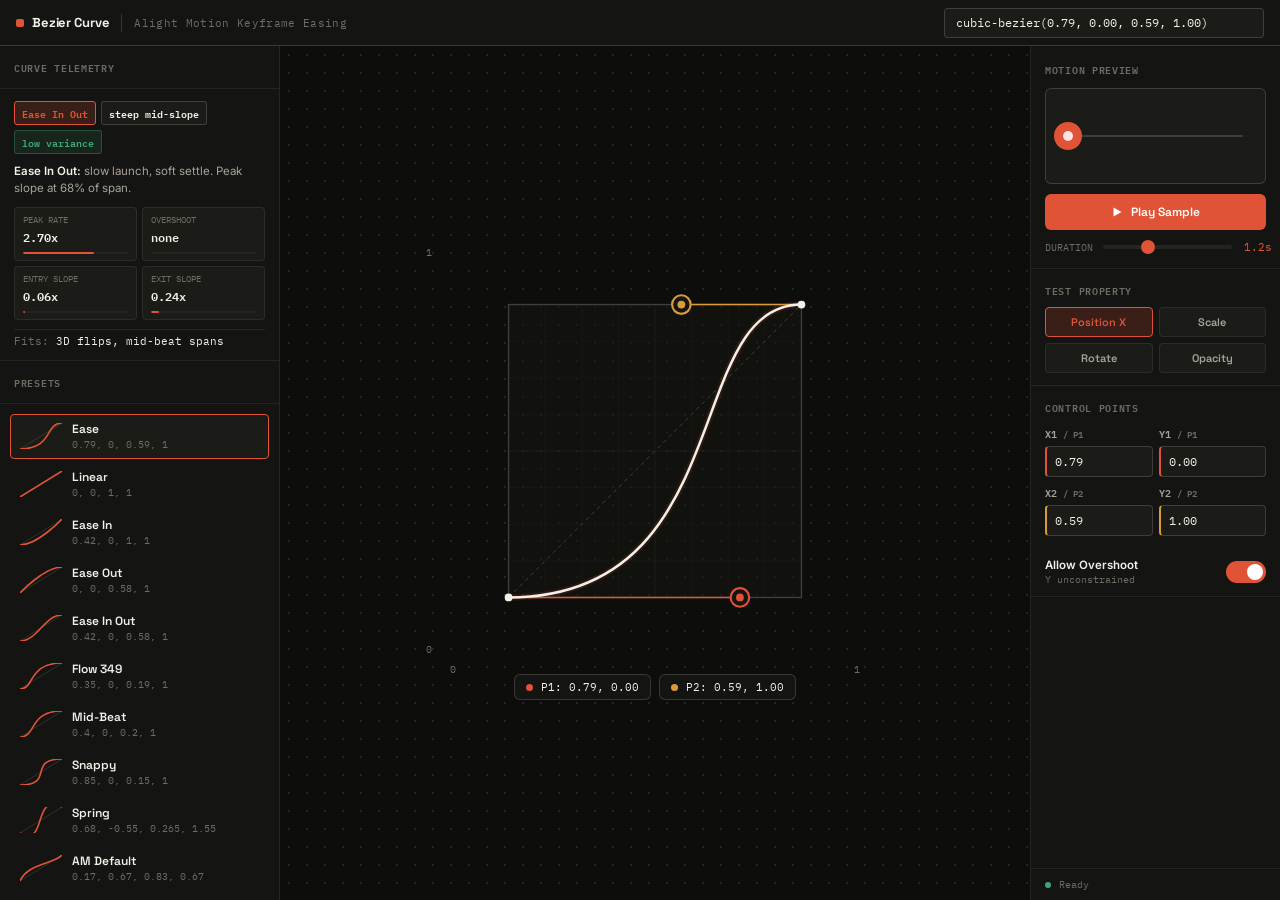
<file: Graph.html>
<!DOCTYPE html>
<html lang="en" data-theme="dark">
<head>
<meta charset="UTF-8">
<meta name="viewport" content="width=device-width, initial-scale=1.0, viewport-fit=cover">
<title>Flippy v4 · Bezier Curve Editor</title>
<link rel="preconnect" href="https://fonts.googleapis.com">
<link rel="preconnect" href="https://fonts.gstatic.com" crossorigin>
<link href="https://fonts.googleapis.com/css2?family=Space+Grotesk:wght@500;600;700&family=Inter:wght@400;500;600&family=IBM+Plex+Mono:wght@400;500;600&display=swap" rel="stylesheet">
<script>
  (function () {
    try {
      var saved = localStorage.getItem('flippy_v4_theme');
      if (saved === 'light' || saved === 'dark') {
        document.documentElement.setAttribute('data-theme', saved);
      }
    } catch (e) {}
  })();
</script>
<style>
*,*::before,*::after{box-sizing:border-box;margin:0;padding:0}

:root {
  --bg: #0d0d0c;
  --surface-1: #141412;
  --surface-2: #1b1b18;
  --surface-3: #242420;
  --border: rgba(244, 240, 232, 0.08);
  --border-bright: rgba(244, 240, 232, 0.16);
  --text-1: #f3f0e8;
  --text-2: #a8a399;
  --text-3: #706c63;
  --accent-a: #e05336;
  --accent-b: #d99b38;
  --accent-sage: #3fa676;
  --accent-glow-a: rgba(224, 83, 54, 0.18);
  --accent-glow-b: rgba(217, 155, 56, 0.18);
  --curve: #f3f0e8;
  --curve-shadow: rgba(224, 83, 54, 0.12);
  --grid: rgba(244, 240, 232, 0.05);
  --grid-bright: rgba(244, 240, 232, 0.10);
  --node: #f3f0e8;
  --thumb-diag: rgba(244, 240, 232, 0.12);
  --radius: 10px;
  --radius-sm: 6px;
  --radius-xs: 4px;
  --font-display: 'Space Grotesk', -apple-system, BlinkMacSystemFont, sans-serif;
  --font-sans: 'Inter', -apple-system, BlinkMacSystemFont, sans-serif;
  --font-mono: 'IBM Plex Mono', ui-monospace, SFMono-Regular, monospace;
}

html[data-theme="light"] {
  --bg: #f2eee5;
  --surface-1: #faf7f0;
  --surface-2: #f0ece2;
  --surface-3: #e4dfd3;
  --border: rgba(28, 26, 23, 0.09);
  --border-bright: rgba(28, 26, 23, 0.18);
  --text-1: #1a1917;
  --text-2: #57534c;
  --text-3: #827d73;
  --accent-a: #d14324;
  --accent-b: #a66f14;
  --accent-sage: #247a52;
  --accent-glow-a: rgba(209, 67, 36, 0.14);
  --accent-glow-b: rgba(166, 111, 20, 0.14);
  --curve: #1a1917;
  --curve-shadow: rgba(209, 67, 36, 0.10);
  --grid: rgba(28, 26, 23, 0.05);
  --grid-bright: rgba(28, 26, 23, 0.11);
  --node: #1a1917;
  --thumb-diag: rgba(28, 26, 23, 0.14);
}

html,body {
  height:100%;
  background:var(--bg);
  color:var(--text-1);
  font-family:var(--font-sans);
  overflow:hidden;
  -webkit-font-smoothing:antialiased;
}

body {
  display:grid;
  grid-template-rows:46px 1fr;
  grid-template-columns:1fr;
}

.topbar {
  grid-row:1;
  display:flex;
  align-items:center;
  padding:0 16px;
  border-bottom:1px solid var(--border-bright);
  gap:12px;
  background:var(--surface-1);
  position:relative;
  z-index:10;
}

.logo {
  display:flex;
  align-items:center;
  gap:8px;
  font-family:var(--font-display);
  font-size:13px;
  font-weight:700;
  letter-spacing:-0.01em;
  color:var(--text-1);
}

.logo-dot {
  width:8px;height:8px;
  border-radius:2px;
  background:var(--accent-a);
}

.divider-v {
  width:1px;height:18px;
  background:var(--border-bright);
}

.topbar-label {
  font-size:11px;
  color:var(--text-3);
  font-family:var(--font-mono);
  letter-spacing:0.03em;
}

.topbar-spacer { flex:1 }

.topbar-code {
  font-family:var(--font-mono);
  font-size:11.5px;
  font-variant-numeric:tabular-nums;
  color:var(--text-1);
  background:var(--surface-2);
  border:1px solid var(--border-bright);
  padding:5px 11px;
  border-radius:var(--radius-xs);
  cursor:pointer;
  transition:border-color 0.15s, background-color 0.15s;
  display:flex;
  align-items:center;
  gap:8px;
}
.topbar-code:hover{background:var(--surface-3);border-color:var(--accent-a)}
.topbar-code .copy-flash{color:var(--accent-sage);font-size:10px;font-weight:600;opacity:0;transition:opacity 0.2s}
.topbar-code .copy-flash.show{opacity:1}

.workspace {
  grid-row:2;
  display:grid;
  grid-template-columns:280px 1fr 250px;
  min-height:0;
  overflow:hidden;
}

.sidebar-left {
  background:var(--surface-1);
  border-right:1px solid var(--border);
  display:flex;
  flex-direction:column;
  min-height:0;
  overflow:hidden;
}

.sidebar-section {
  flex-shrink:0;
  padding:12px 14px;
  border-bottom:1px solid var(--border);
}

.sidebar-section-label {
  font-family:var(--font-mono);
  font-size:10px;
  font-weight:600;
  color:var(--text-3);
  letter-spacing:0.07em;
  text-transform:uppercase;
}

.preset-item {
  flex-shrink:0;
  display:flex;
  align-items:center;
  gap:10px;
  padding:7px 9px;
  border-radius:var(--radius-xs);
  cursor:pointer;
  transition:background-color 0.12s, border-color 0.12s;
  border:1px solid transparent;
  position:relative;
}

.preset-item:hover{background:var(--surface-2)}

.preset-item.active {
  background:var(--surface-2);
  border-color:var(--accent-a);
}

.preset-thumb {
  width:42px;height:26px;
  flex-shrink:0;
}

.preset-thumb svg{width:100%;height:100%}

.preset-info { flex:1;min-width:0 }

.preset-name {
  font-family:var(--font-display);
  font-size:12px;
  font-weight:600;
  color:var(--text-1);
  line-height:1.25;
}

.preset-vals {
  font-family:var(--font-mono);
  font-size:10px;
  color:var(--text-3);
  margin-top:1px;
  font-variant-numeric:tabular-nums;
}

.center-panel {
  display:flex;
  flex-direction:column;
  background:var(--bg);
  position:relative;
  align-items:center;
  justify-content:center;
  min-width:0;
  min-height:0;
  padding:20px;
  overflow:hidden;
  background-image:radial-gradient(var(--grid-bright) 1px, transparent 1px);
  background-size:18px 18px;
}

.graph-wrap {
  position:relative;
  display:flex;
  align-items:center;
  justify-content:center;
  width:min(410px, 100%);
  touch-action:none;
  overscroll-behavior:contain;
}

.graph-canvas {
  display:block;
  width:100%;
  height:auto;
  user-select:none;
  -webkit-user-select:none;
  touch-action:none;
  cursor:crosshair;
}

.axis-label {
  position:absolute;
  font-family:var(--font-mono);
  font-size:10px;
  color:var(--text-3);
}
.axis-label.x0{bottom:-20px;left:0}
.axis-label.x1{bottom:-20px;right:0}
.axis-label.y0{left:-24px;bottom:0}
.axis-label.y1{left:-24px;top:0}

.coord-strip {
  display:flex;
  flex-wrap:wrap;
  justify-content:center;
  gap:8px;
  margin-top:18px;
  max-width:100%;
}

.coord-pill {
  display:flex;
  align-items:center;
  gap:8px;
  padding:5px 11px;
  background:var(--surface-1);
  border:1px solid var(--border-bright);
  border-radius:var(--radius-sm);
  font-family:var(--font-mono);
  font-size:11px;
  font-variant-numeric:tabular-nums;
  color:var(--text-1);
}

.coord-dot {
  width:7px;height:7px;
  border-radius:50%;
  flex-shrink:0;
}

.sidebar-right {
  background:var(--surface-1);
  border-left:1px solid var(--border);
  display:flex;
  flex-direction:column;
  min-height:0;
  overflow-y:auto;
}

.preview-section,
.prop-section,
.inputs-section,
.overshoot-section,
.analysis-panel,
.bottombar {
  flex-shrink:0;
}

.preview-section {
  padding:14px;
  border-bottom:1px solid var(--border);
  display:flex;
  flex-direction:column;
}

.preview-stage {
  background:var(--surface-2);
  border:1px solid var(--border-bright);
  border-radius:var(--radius-sm);
  display:flex;
  align-items:center;
  padding:0 22px;
  min-height:96px;
  position:relative;
  overflow:hidden;
  margin:10px 0;
}

.preview-track {
  width:100%;
  height:2px;
  background:var(--border-bright);
  border-radius:1px;
  position:relative;
}

.preview-ball {
  position:absolute;
  top:50%;
  left:0;
  transform:translate(-50%,-50%);
}

.ball-ring {
  width:28px;height:28px;
  border-radius:50%;
  background:var(--accent-a);
  display:flex;align-items:center;justify-content:center;
}

.ball-inner {
  width:10px;height:10px;
  border-radius:50%;
  background:rgba(255,255,255,0.85);
}

.play-btn {
  width:100%;
  min-height:36px;
  padding:8px;
  background:var(--accent-a);
  border:1px solid transparent;
  border-radius:var(--radius-sm);
  color:#ffffff;
  font-family:var(--font-display);
  font-size:12px;
  font-weight:600;
  cursor:pointer;
  transition:opacity 0.15s;
  display:flex;
  align-items:center;
  justify-content:center;
  gap:8px;
}
.play-btn:hover{opacity:0.92}
.play-btn.playing{background:var(--surface-3);color:var(--text-1);border-color:var(--border-bright)}

.play-icon{width:12px;height:12px;display:block}

.dur-row {
  display:flex;
  align-items:center;
  gap:10px;
  margin-top:10px;
}

.dur-label {
  font-size:10px;
  color:var(--text-3);
  font-family:var(--font-mono);
}

.dur-val {
  font-size:11px;
  font-family:var(--font-mono);
  font-variant-numeric:tabular-nums;
  color:var(--accent-a);
  min-width:30px;
  text-align:right;
}

input[type=range]{
  -webkit-appearance:none;
  appearance:none;
  flex:1;height:4px;
  background:var(--surface-3);
  border-radius:2px;
  outline:none;
  cursor:pointer;
}
input[type=range]::-webkit-slider-thumb{
  -webkit-appearance:none;
  width:14px;height:14px;
  border-radius:50%;
  background:var(--accent-a);
  cursor:pointer;
}

.prop-section {
  padding:12px 14px;
  border-bottom:1px solid var(--border);
}

.prop-chips {
  display:grid;
  grid-template-columns:1fr 1fr;
  gap:6px;
  margin-top:8px;
}

.prop-chip {
  padding:7px 8px;
  background:var(--surface-2);
  border:1px solid var(--border);
  border-radius:var(--radius-xs);
  font-family:var(--font-display);
  font-size:11px;
  font-weight:600;
  color:var(--text-2);
  cursor:pointer;
  text-align:center;
}
.prop-chip:hover{border-color:var(--border-bright);color:var(--text-1)}
.prop-chip.active{background:var(--accent-glow-a);border-color:var(--accent-a);color:var(--accent-a)}

.inputs-section {
  padding:12px 14px;
}

.input-grid {
  display:grid;
  grid-template-columns:1fr 1fr;
  gap:6px;
  margin-top:8px;
}

.param-input-wrap {
  display:flex;
  flex-direction:column;
  gap:4px;
}

.param-label {
  font-size:10px;
  font-family:var(--font-mono);
  font-weight:600;
  color:var(--text-2);
}

.param-label span {
  font-size:9px;
  color:var(--text-3);
}

.param-input {
  background:var(--surface-2);
  border:1px solid var(--border-bright);
  border-radius:var(--radius-xs);
  padding:7px 8px;
  font-family:var(--font-mono);
  font-size:12px;
  font-variant-numeric:tabular-nums;
  color:var(--text-1);
  width:100%;
  outline:none;
}
.param-input:focus{border-color:var(--accent-a)}
.param-input.p1{border-left:2px solid var(--accent-a)}
.param-input.p2{border-left:2px solid var(--accent-b)}

/* SVG Graph Styles */
.grid-line-minor{stroke:var(--grid);stroke-width:1}
.grid-line-major{stroke:var(--grid-bright);stroke-width:1}
.bound-rect{fill:var(--surface-1);fill-opacity:0.55;stroke:var(--border-bright);stroke-width:1.5}
.diagonal{stroke:var(--text-3);stroke-width:1;stroke-dasharray:4 4;opacity:0.5}
.handle-rod{stroke-width:1.6;fill:none}
.rod-a{stroke:var(--accent-a)}
.rod-b{stroke:var(--accent-b)}
.bezier-curve{stroke:var(--curve);stroke-width:2.6;fill:none;stroke-linecap:round;stroke-linejoin:round}
.bezier-shadow{stroke:var(--curve-shadow);stroke-width:7;fill:none;stroke-linecap:round}
.endpoint{fill:var(--node)}
.handle-h{stroke-width:2.2;fill:var(--surface-1);cursor:grab;pointer-events:all;touch-action:none}
.handle-h:active{cursor:grabbing}
.ha{stroke:var(--accent-a)}
.hb{stroke:var(--accent-b)}
.handle-core-a{fill:var(--accent-a);pointer-events:none}
.handle-core-b{fill:var(--accent-b);pointer-events:none}
.handle-hit{fill:rgba(0,0,0,0);stroke:transparent;cursor:grab;pointer-events:all;touch-action:none}
.handle-hit:active{cursor:grabbing}

.analysis-panel {
  padding:12px 14px;
  border-bottom:1px solid var(--border);
  display:flex;
  flex-direction:column;
  gap:9px;
}

.analysis-summary {
  font-size:11.5px;
  color:var(--text-2);
  line-height:1.5;
}

.analysis-summary strong {
  color:var(--text-1);
  font-weight:600;
}

.analysis-tags {
  display:flex;
  flex-wrap:wrap;
  gap:5px;
}

.atag {
  font-size:9.5px;
  font-family:var(--font-mono);
  padding:2px 7px;
  border-radius:3px;
  border:1px solid transparent;
  font-weight:600;
}

.atag-pattern  { background:var(--accent-glow-a); border-color:var(--accent-a); color:var(--accent-a); }
.atag-overshoot{ background:var(--accent-glow-b); border-color:var(--accent-b); color:var(--accent-b); }
.atag-velocity { background:var(--surface-2); border-color:var(--border-bright); color:var(--text-1); }
.atag-smooth   { background:rgba(63,166,118,0.12); border-color:rgba(63,166,118,0.35); color:var(--accent-sage); }
.atag-neutral  { background:var(--surface-2); border-color:var(--border); color:var(--text-2); }

.analysis-metrics {
  display:grid;
  grid-template-columns:1fr 1fr;
  gap:5px;
}

.ametric {
  background:var(--surface-2);
  border:1px solid var(--border);
  border-radius:var(--radius-xs);
  padding:6px 8px;
  display:flex;
  flex-direction:column;
  gap:2px;
}

.ametric-label {
  font-size:9px;
  font-family:var(--font-mono);
  color:var(--text-3);
  text-transform:uppercase;
}

.ametric-val {
  font-size:12px;
  font-family:var(--font-mono);
  font-variant-numeric:tabular-nums;
  color:var(--text-1);
  font-weight:600;
}

.ametric-bar {
  height:2px;
  background:var(--surface-3);
  border-radius:1px;
  margin-top:3px;
  overflow:hidden;
}

.ametric-fill {
  height:100%;
  border-radius:1px;
  background:var(--accent-a);
  transition:width 0.2s ease;
}

.use-case {
  font-size:10.5px;
  color:var(--text-3);
  font-family:var(--font-mono);
  padding-top:4px;
  border-top:1px solid var(--border);
}

.use-case span { color:var(--text-1) }

.presets-scroll{overflow-y:auto;flex:1;padding:10px;display:flex;flex-direction:column;gap:3px}
.presets-scroll::-webkit-scrollbar{width:5px}
.presets-scroll::-webkit-scrollbar-thumb{background:var(--border-bright);border-radius:3px}

.overshoot-section {
  padding:10px 14px;
  border-bottom:1px solid var(--border);
}

.toggle-row {
  display:flex;
  align-items:center;
  justify-content:space-between;
  gap:10px;
}

.toggle-info {
  display:flex;
  flex-direction:column;
  gap:1px;
}

.toggle-title {
  font-size:11.5px;
  font-weight:600;
  color:var(--text-1);
}

.toggle-sub {
  font-size:10px;
  font-family:var(--font-mono);
  color:var(--text-3);
}

.toggle-btn {
  width:40px;
  height:22px;
  border-radius:11px;
  border:1px solid var(--border-bright);
  background:var(--surface-3);
  cursor:pointer;
  position:relative;
  transition:background 0.18s;
  flex-shrink:0;
}

.toggle-btn.on {
  background:var(--accent-a);
  border-color:transparent;
}

.toggle-thumb {
  position:absolute;
  top:2px;left:2px;
  width:16px;height:16px;
  border-radius:50%;
  background:#ffffff;
  transition:transform 0.18s ease;
  pointer-events:none;
}

.toggle-btn.on .toggle-thumb {
  transform:translateX(18px);
}

.bottombar{
  margin-top:auto;
  padding:9px 14px;
  border-top:1px solid var(--border);
  display:flex;
  align-items:center;
  gap:8px;
  background:var(--surface-1);
}

.status-dot{width:6px;height:6px;border-radius:50%;background:var(--accent-sage);flex-shrink:0}
.status-text{font-size:10px;font-family:var(--font-mono);color:var(--text-3)}
.recording .status-dot{background:var(--accent-a)}

@media (max-width: 980px) {
  html,body {
    height:auto;
    min-height:100%;
    overflow:auto;
  }

  body {
    display:block;
    min-height:100dvh;
  }

  .topbar {
    position:sticky;
    top:0;
    min-height:46px;
  }

  .workspace {
    display:flex;
    flex-direction:column;
    overflow:visible;
  }

  .center-panel {
    order:1;
    padding:16px 14px 22px;
  }

  .sidebar-right {
    order:2;
    border-left:0;
    border-top:1px solid var(--border);
    overflow:visible;
  }

  .sidebar-left {
    order:3;
    border-right:0;
    border-top:1px solid var(--border);
    overflow:visible;
  }

  .presets-scroll {
    display:grid;
    grid-template-columns:repeat(auto-fill, minmax(155px, 1fr));
    gap:6px;
    max-height:none;
  }
}

@media (max-width: 860px) {
  .param-input {
    font-size:16px !important;
    height:40px;
  }
  .play-btn {
    min-height:42px;
  }
  .prop-chip {
    min-height:38px;
    display:flex;
    align-items:center;
    justify-content:center;
  }
  input[type=range]::-webkit-slider-thumb {
    width:20px;
    height:20px;
  }
}

@media (max-width: 560px) {
  .topbar {
    flex-wrap:wrap;
    padding:8px 12px;
    gap:6px;
  }
  .divider-v,
  .topbar-label {
    display:none;
  }
  .topbar-code {
    width:100%;
    justify-content:space-between;
  }
}
</style>
</head>
<body>

<header class="topbar">
  <div class="logo">
    <span class="logo-dot"></span>
    Bezier Curve
  </div>
  <div class="divider-v"></div>
  <span class="topbar-label">Alight Motion Keyframe Easing</span>
  <div class="topbar-spacer"></div>
  <button class="topbar-code" id="topbar-copy" type="button" title="Copy cubic-bezier value">
    <span id="topbar-code-text">cubic-bezier(0.79, 0.00, 0.59, 1.00)</span>
    <span class="copy-flash" id="copy-flash">Copied</span>
  </button>
</header>

<div class="workspace">

  <aside class="sidebar-left">
    <div class="sidebar-section">
      <div class="sidebar-section-label">Curve Telemetry</div>
    </div>

    <div class="analysis-panel" id="analysis-panel">
      <div class="analysis-tags" id="analysis-tags"></div>
      <div class="analysis-summary" id="analysis-summary">Sampling curve...</div>
      <div class="analysis-metrics">
        <div class="ametric">
          <div class="ametric-label">Peak Rate</div>
          <div class="ametric-val" id="m-velocity">0.00x</div>
          <div class="ametric-bar"><div class="ametric-fill" id="m-velocity-bar" style="width:0%"></div></div>
        </div>
        <div class="ametric">
          <div class="ametric-label">Overshoot</div>
          <div class="ametric-val" id="m-overshoot">none</div>
          <div class="ametric-bar"><div class="ametric-fill" id="m-overshoot-bar" style="width:0%"></div></div>
        </div>
        <div class="ametric">
          <div class="ametric-label">Entry Slope</div>
          <div class="ametric-val" id="m-start">0.00x</div>
          <div class="ametric-bar"><div class="ametric-fill" id="m-start-bar" style="width:0%"></div></div>
        </div>
        <div class="ametric">
          <div class="ametric-label">Exit Slope</div>
          <div class="ametric-val" id="m-end">0.00x</div>
          <div class="ametric-bar"><div class="ametric-fill" id="m-end-bar" style="width:0%"></div></div>
        </div>
      </div>
      <div class="use-case" id="use-case"></div>
    </div>

    <div class="sidebar-section">
      <div class="sidebar-section-label">Presets</div>
    </div>
    <div class="presets-scroll" id="presets-list"></div>
  </aside>

  <main class="center-panel">
    <div class="graph-wrap" id="graph-wrap">
      <svg id="svg-graph" class="graph-canvas" width="360" height="360" viewBox="-60 -60 420 420">
        <g id="grid-minor"></g>
        <g id="grid-major"></g>
        <rect x="0" y="0" width="300" height="300" class="bound-rect"/>
        <line x1="0" y1="300" x2="300" y2="0" class="diagonal" id="diag"/>
        <line id="rod-a" class="handle-rod rod-a" x1="0" y1="300" x2="75" y2="30"/>
        <line id="rod-b" class="handle-rod rod-b" x1="300" y1="0" x2="225" y2="270"/>
        <path id="curve-shadow" class="bezier-shadow"/>
        <path id="curve" class="bezier-curve"/>
        <circle cx="0" cy="300" r="4" class="endpoint"/>
        <circle cx="300" cy="0" r="4" class="endpoint"/>

        <!-- P1 Handle (Vermilion) -->
        <circle id="ha-hit" class="handle-hit" cx="237" cy="300" r="30"/>
        <circle id="ha" class="handle-h ha" cx="237" cy="300" r="9.5"/>
        <circle id="ha-core" class="handle-core-a" cx="237" cy="300" r="4"/>

        <!-- P2 Handle (Brass) -->
        <circle id="hb-hit" class="handle-hit" cx="177" cy="0" r="30"/>
        <circle id="hb" class="handle-h hb" cx="177" cy="0" r="9.5"/>
        <circle id="hb-core" class="handle-core-b" cx="177" cy="0" r="4"/>
      </svg>

      <span class="axis-label x0">0</span>
      <span class="axis-label x1">1</span>
      <span class="axis-label y0">0</span>
      <span class="axis-label y1">1</span>
    </div>

    <div class="coord-strip">
      <div class="coord-pill" id="pill-a">
        <span class="coord-dot" style="background:var(--accent-a)"></span>
        <span id="pill-a-text">P1: 0.79, 0.00</span>
      </div>
      <div class="coord-pill" id="pill-b">
        <span class="coord-dot" style="background:var(--accent-b)"></span>
        <span id="pill-b-text">P2: 0.59, 1.00</span>
      </div>
    </div>
  </main>

  <aside class="sidebar-right">
    <div class="preview-section">
      <div class="sidebar-section-label">Motion Preview</div>
      <div class="preview-stage">
        <div class="preview-track" id="preview-track">
          <div class="preview-ball" id="preview-ball" style="left:0%">
            <div class="ball-ring">
              <div class="ball-inner"></div>
            </div>
          </div>
        </div>
      </div>

      <button class="play-btn" id="play-btn" type="button">
        <svg class="play-icon" viewBox="0 0 12 12" fill="none">
          <path d="M2.5 1.5L10.5 6L2.5 10.5V1.5Z" fill="currentColor"/>
        </svg>
        Play Sample
      </button>

      <div class="dur-row">
        <span class="dur-label">DURATION</span>
        <input type="range" id="duration" min="0.3" max="3" step="0.1" value="1.2">
        <span class="dur-val" id="dur-display">1.2s</span>
      </div>
    </div>

    <div class="prop-section">
      <div class="sidebar-section-label">Test Property</div>
      <div class="prop-chips" id="prop-chips">
        <button class="prop-chip active" data-prop="x" type="button">Position X</button>
        <button class="prop-chip" data-prop="scale" type="button">Scale</button>
        <button class="prop-chip" data-prop="rotate" type="button">Rotate</button>
        <button class="prop-chip" data-prop="opacity" type="button">Opacity</button>
      </div>
    </div>

    <div class="inputs-section">
      <div class="sidebar-section-label">Control Points</div>
      <div class="input-grid">
        <div class="param-input-wrap">
          <div class="param-label">X1 <span>/ P1</span></div>
          <input type="number" class="param-input p1" id="inp-x1" min="0" max="1" step="0.01" value="0.79">
        </div>
        <div class="param-input-wrap">
          <div class="param-label">Y1 <span>/ P1</span></div>
          <input type="number" class="param-input p1" id="inp-y1" step="0.01" value="0.00">
        </div>
        <div class="param-input-wrap">
          <div class="param-label">X2 <span>/ P2</span></div>
          <input type="number" class="param-input p2" id="inp-x2" min="0" max="1" step="0.01" value="0.59">
        </div>
        <div class="param-input-wrap">
          <div class="param-label">Y2 <span>/ P2</span></div>
          <input type="number" class="param-input p2" id="inp-y2" step="0.01" value="1.00">
        </div>
      </div>
    </div>

    <div class="overshoot-section">
      <div class="toggle-row">
        <div class="toggle-info">
          <div class="toggle-title">Allow Overshoot</div>
          <div class="toggle-sub" id="overshoot-sub">Y unconstrained</div>
        </div>
        <button class="toggle-btn on" id="overshoot-toggle" type="button" title="Toggle Y-axis overshoot">
          <div class="toggle-thumb"></div>
        </button>
      </div>
    </div>

    <div class="bottombar" id="bottombar">
      <div class="status-dot" id="status-dot"></div>
      <span class="status-text" id="status-text">Ready</span>
    </div>
  </aside>
</div>

<script>
const PRESETS = [
  {name:'Ease',vals:[.79,0,.59,1]},
  {name:'Linear',vals:[0,0,1,1]},
  {name:'Ease In',vals:[.42,0,1,1]},
  {name:'Ease Out',vals:[0,0,.58,1]},
  {name:'Ease In Out',vals:[.42,0,.58,1]},
  {name:'Flow 349',vals:[.35,0,.19,1]},
  {name:'Mid-Beat',vals:[.4,0,.2,1]},
  {name:'Snappy',vals:[.85,0,.15,1]},
  {name:'Spring',vals:[.68,-.55,.265,1.55]},
  {name:'AM Default',vals:[.17,.67,.83,.67]},
  {name:'Decelerate',vals:[0,0,.2,1]},
  {name:'Overshoot',vals:[.34,1.56,.64,1]},
];

const G = 300;
let x1=.79,y1=0,x2=.59,y2=1;
let dragging=null;
let activeProp='x';
let allowOvershoot=true;
let duration=1.2;
let animPlaying=false;
let animId=null;

const svg = document.getElementById('svg-graph');
const ha = document.getElementById('ha'), haC = document.getElementById('ha-core');
const hb = document.getElementById('hb'), hbC = document.getElementById('hb-core');
const haHit = document.getElementById('ha-hit'), hbHit = document.getElementById('hb-hit');
const rodA = document.getElementById('rod-a'), rodB = document.getElementById('rod-b');
const curvePath = document.getElementById('curve'), curveShadow = document.getElementById('curve-shadow');
const pillAT = document.getElementById('pill-a-text'), pillBT = document.getElementById('pill-b-text');
const topCode = document.getElementById('topbar-code-text');
const copyFlash = document.getElementById('copy-flash');
const inpX1=document.getElementById('inp-x1'),inpY1=document.getElementById('inp-y1');
const inpX2=document.getElementById('inp-x2'),inpY2=document.getElementById('inp-y2');
const ball = document.getElementById('preview-ball');
const playBtn = document.getElementById('play-btn');
const durationInput = document.getElementById('duration');
const durDisplay = document.getElementById('dur-display');
const statusText = document.getElementById('status-text');

function buildGrid(){
  const minor = document.getElementById('grid-minor');
  const major = document.getElementById('grid-major');
  for(let i=0;i<=4;i++){
    const v = i*75;
    const lv = document.createElementNS('http://www.w3.org/2000/svg','line');
    lv.setAttribute('x1',v);lv.setAttribute('y1',0);lv.setAttribute('x2',v);lv.setAttribute('y2',300);
    lv.setAttribute('class',i%2===0?'grid-line-major':'grid-line-minor');
    major.appendChild(lv);
    const lh = document.createElementNS('http://www.w3.org/2000/svg','line');
    lh.setAttribute('x1',0);lh.setAttribute('y1',v);lh.setAttribute('x2',300);lh.setAttribute('y2',v);
    lh.setAttribute('class',i%2===0?'grid-line-major':'grid-line-minor');
    major.appendChild(lh);
  }
  for(let i=1;i<8;i++){
    if(i%2===0)continue;
    const v=i*300/8;
    const lv=document.createElementNS('http://www.w3.org/2000/svg','line');
    lv.setAttribute('x1',v);lv.setAttribute('y1',0);lv.setAttribute('x2',v);lv.setAttribute('y2',300);
    lv.setAttribute('class','grid-line-minor');
    minor.appendChild(lv);
    const lh=document.createElementNS('http://www.w3.org/2000/svg','line');
    lh.setAttribute('x1',0);lh.setAttribute('y1',v);lh.setAttribute('x2',300);lh.setAttribute('y2',v);
    lh.setAttribute('class','grid-line-minor');
    minor.appendChild(lh);
  }
}

function toSVG(nx,ny){
  return {x: nx*G, y: G - ny*G};
}

function updateGraph(notifyParent = true){
  const a = toSVG(x1,y1);
  const b = toSVG(x2,y2);

  ha.setAttribute('cx',a.x); ha.setAttribute('cy',a.y);
  haC.setAttribute('cx',a.x); haC.setAttribute('cy',a.y);
  haHit.setAttribute('cx',a.x); haHit.setAttribute('cy',a.y);
  hb.setAttribute('cx',b.x); hb.setAttribute('cy',b.y);
  hbC.setAttribute('cx',b.x); hbC.setAttribute('cy',b.y);
  hbHit.setAttribute('cx',b.x); hbHit.setAttribute('cy',b.y);

  rodA.setAttribute('x2',a.x); rodA.setAttribute('y2',a.y);
  rodB.setAttribute('x2',b.x); rodB.setAttribute('y2',b.y);

  const d = `M 0 ${G} C ${a.x} ${a.y}, ${b.x} ${b.y}, ${G} 0`;
  curvePath.setAttribute('d',d);
  curveShadow.setAttribute('d',d);

  const bx1=x1.toFixed(2),by1=y1.toFixed(2),bx2=x2.toFixed(2),by2=y2.toFixed(2);
  pillAT.textContent = `P1: ${bx1}, ${by1}`;
  pillBT.textContent = `P2: ${bx2}, ${by2}`;
  topCode.textContent = `cubic-bezier(${bx1}, ${by1}, ${bx2}, ${by2})`;

  if (document.activeElement !== inpX1) inpX1.value=bx1;
  if (document.activeElement !== inpY1) inpY1.value=by1;
  if (document.activeElement !== inpX2) inpX2.value=bx2;
  if (document.activeElement !== inpY2) inpY2.value=by2;

  updatePresetHighlight();
  analyzeCurve();

  if (notifyParent && window.parent !== window) {
    window.parent.postMessage({
      type: 'BEZIER_UPDATE',
      x1: x1, y1: y1, x2: x2, y2: y2
    }, '*');
  }
}

function updatePresetHighlight(){
  const bx1=x1.toFixed(2),by1=y1.toFixed(2),bx2=x2.toFixed(2),by2=y2.toFixed(2);
  document.querySelectorAll('.preset-item').forEach(el=>{
    const v=el.dataset.vals.split(',');
    if(parseFloat(v[0]).toFixed(2)===bx1 && parseFloat(v[1]).toFixed(2)===by1 &&
       parseFloat(v[2]).toFixed(2)===bx2 && parseFloat(v[3]).toFixed(2)===by2){
      el.classList.add('active');
    } else {
      el.classList.remove('active');
    }
  });
}

function makeThumbnailPath(px1,py1,px2,py2){
  const W=42,H=26;
  const ax=px1*W, ay=H-py1*H;
  const bx=px2*W, by=H-py2*H;
  return `M0,${H} C${ax},${ay} ${bx},${by} ${W},0`;
}

function buildPresets(){
  const list = document.getElementById('presets-list');
  PRESETS.forEach(p=>{
    const [v1,v2,v3,v4]=p.vals;
    const el=document.createElement('div');
    el.className='preset-item';
    el.dataset.vals=p.vals.join(',');
    el.innerHTML=`
      <div class="preset-thumb">
        <svg viewBox="0 0 42 26" fill="none" xmlns="http://www.w3.org/2000/svg">
          <path d="M0,26 L42,0" stroke="var(--thumb-diag)" stroke-width="1"/>
          <path d="${makeThumbnailPath(v1,v2,v3,v4)}" stroke="var(--accent-a)" stroke-width="1.6" fill="none" stroke-linecap="round"/>
        </svg>
      </div>
      <div class="preset-info">
        <div class="preset-name">${p.name}</div>
        <div class="preset-vals">${v1}, ${v2}, ${v3}, ${v4}</div>
      </div>
    `;
    el.addEventListener('click',()=>{
      x1=v1;y1=v2;x2=v3;y2=v4;
      updateGraph(true);
    });
    list.appendChild(el);
  });
}

function getSVGPoint(e){
  const pt = svg.createSVGPoint();
  const src = e.touches && e.touches[0] ? e.touches[0] : (e.changedTouches && e.changedTouches[0] ? e.changedTouches[0] : e);
  pt.x=src.clientX; pt.y=src.clientY;
  const matrix = svg.getScreenCTM();
  return matrix ? pt.matrixTransform(matrix.inverse()) : {x:0,y:G};
}

// Unified Pointer + Touch Dragging (Zero duplicate listener conflicts on mobile or hybrid screens)
function startDrag(e, which){
  e.preventDefault();
  e.stopPropagation();
  dragging = which;
  setStatus('Dragging ' + (which === 'a' ? 'P1' : 'P2'));

  if (e.pointerId !== undefined && e.currentTarget && e.currentTarget.setPointerCapture) {
    try { e.currentTarget.setPointerCapture(e.pointerId); } catch (err) {}
  }

  const move = (ev) => {
    if (!dragging) return;
    ev.preventDefault();
    const pt = getSVGPoint(ev);
    const nx = Math.max(0, Math.min(1, pt.x / G));
    const ny = (G - pt.y) / G;
    if (dragging === 'a') { x1 = nx; y1 = clampY(ny); }
    else { x2 = nx; y2 = clampY(ny); }
    updateGraph(true);
  };

  const up = (ev) => {
    if (ev) ev.preventDefault();
    dragging = null;
    setStatus('Ready');
    window.removeEventListener('pointermove', move);
    window.removeEventListener('pointerup', up);
    window.removeEventListener('pointercancel', up);
    window.removeEventListener('mousemove', move);
    window.removeEventListener('mouseup', up);
    window.removeEventListener('touchmove', move);
    window.removeEventListener('touchend', up);
    window.removeEventListener('touchcancel', up);
  };

  if (e.type === 'pointerdown') {
    window.addEventListener('pointermove', move, { passive: false });
    window.addEventListener('pointerup', up);
    window.addEventListener('pointercancel', up);
  } else if (e.type === 'touchstart') {
    window.addEventListener('touchmove', move, { passive: false });
    window.addEventListener('touchend', up);
    window.addEventListener('touchcancel', up);
  } else {
    window.addEventListener('mousemove', move);
    window.addEventListener('mouseup', up);
  }
}

[
  [ha, 'a'], [haHit, 'a'],
  [hb, 'b'], [hbHit, 'b']
].forEach(([target, which]) => {
  if (window.PointerEvent) {
    target.addEventListener('pointerdown', e => startDrag(e, which), { passive: false });
  } else {
    target.addEventListener('mousedown', e => startDrag(e, which));
    target.addEventListener('touchstart', e => startDrag(e, which), { passive: false });
  }
});

function syncFromInputs(){
  const v1=parseFloat(inpX1.value);
  const v2=parseFloat(inpY1.value);
  const v3=parseFloat(inpX2.value);
  const v4=parseFloat(inpY2.value);
  if (!isNaN(v1)) x1=Math.max(0,Math.min(1,v1));
  if (!isNaN(v2)) y1=clampY(v2);
  if (!isNaN(v3)) x2=Math.max(0,Math.min(1,v3));
  if (!isNaN(v4)) y2=clampY(v4);
  updateGraph(true);
}
[inpX1,inpY1,inpX2,inpY2].forEach(inp=>{
  inp.addEventListener('input',syncFromInputs);
  inp.addEventListener('blur',()=>{
    const parsed = parseFloat(inp.value);
    inp.value = isNaN(parsed) ? '0.00' : parsed.toFixed(2);
    syncFromInputs();
  });
});

document.getElementById('topbar-copy').addEventListener('click',()=>{
  const text = topCode.textContent;
  if (navigator.clipboard && navigator.clipboard.writeText) {
    navigator.clipboard.writeText(text).then(()=>{
      copyFlash.classList.add('show');
      setTimeout(()=>copyFlash.classList.remove('show'),1800);
    });
  }
});

document.getElementById('prop-chips').addEventListener('click',e=>{
  const chip=e.target.closest('.prop-chip');
  if(!chip)return;
  document.querySelectorAll('.prop-chip').forEach(c=>c.classList.remove('active'));
  chip.classList.add('active');
  activeProp=chip.dataset.prop;
  stopAnim();
  resetBall();
});

durationInput.addEventListener('input',()=>{
  duration=parseFloat(durationInput.value);
  durDisplay.textContent=duration.toFixed(1)+'s';
});

function bezierY(t){
  const cx=3*x1, bx=3*(x2-x1)-cx, ax=1-cx-bx;
  const cy=3*y1, by=3*(y2-y1)-cy, ay=1-cy-by;
  function sampleX(u){return ((ax*u+bx)*u+cx)*u;}
  function sampleY(u){return ((ay*u+by)*u+cy)*u;}
  function derivX(u){return (3*ax*u+2*bx)*u+cx;}
  let u=t;
  for(let i=0;i<8;i++){
    const xErr=sampleX(u)-t;
    if(Math.abs(xErr)<1e-6)break;
    const d=derivX(u);
    if(Math.abs(d)<1e-6)break;
    u-=xErr/d;
  }
  return sampleY(Math.max(0,Math.min(1,u)));
}

function playAnim(){
  if(animPlaying)stopAnim();
  animPlaying=true;
  playBtn.textContent='Stop';
  playBtn.classList.add('playing');
  setStatus('Playing');
  document.getElementById('bottombar').classList.add('recording');

  const startTime=performance.now();
  const dur=duration*1000;

  function frame(now){
    const elapsed=now-startTime;
    const t=Math.min(1,elapsed/dur);
    applyToPreview(bezierY(t));

    if(t<1){
      animId=requestAnimationFrame(frame);
    } else {
      animPlaying=false;
      playBtn.innerHTML=`<svg class="play-icon" viewBox="0 0 12 12" fill="none"><path d="M2.5 1.5L10.5 6L2.5 10.5V1.5Z" fill="currentColor"/></svg> Play Sample`;
      playBtn.classList.remove('playing');
      setStatus('Ready');
      document.getElementById('bottombar').classList.remove('recording');
      setTimeout(()=>resetBall(),500);
    }
  }
  animId=requestAnimationFrame(frame);
}

function stopAnim(){
  if(animId)cancelAnimationFrame(animId);
  animPlaying=false;
  playBtn.innerHTML=`<svg class="play-icon" viewBox="0 0 12 12" fill="none"><path d="M2.5 1.5L10.5 6L2.5 10.5V1.5Z" fill="currentColor"/></svg> Play Sample`;
  playBtn.classList.remove('playing');
  setStatus('Ready');
  document.getElementById('bottombar').classList.remove('recording');
}

function resetBall(){
  ball.style.transition='none';
  applyToPreview(0);
}

function applyToPreview(eased){
  const clamped=Math.max(-0.2,Math.min(1.2,eased));
  if(activeProp==='x'){
    ball.style.left=`${clamped*100}%`;
    ball.style.transform=`translate(-50%, -50%)`;
    ball.style.opacity='1';
    ball.querySelector('.ball-ring').style.transform='scale(1)';
  } else if(activeProp==='scale'){
    const s=0.3+clamped*1.4;
    ball.style.left='50%';
    ball.style.transform=`translate(-50%,-50%) scale(${Math.max(0.01,s)})`;
    ball.style.opacity='1';
  } else if(activeProp==='rotate'){
    const deg=clamped*360;
    ball.style.left='50%';
    ball.style.transform=`translate(-50%,-50%) rotate(${deg}deg)`;
    ball.style.opacity='1';
  } else if(activeProp==='opacity'){
    ball.style.left='50%';
    ball.style.transform='translate(-50%,-50%)';
    ball.style.opacity=`${1-clamped}`;
  }
}

playBtn.addEventListener('click',()=>{
  if(animPlaying){stopAnim();resetBall();}
  else playAnim();
});

function setStatus(s){
  statusText.textContent=s;
}

function sampleCurveY(steps){
  const cx=3*x1, bx=3*(x2-x1)-cx, ax=1-cx-bx;
  const cy=3*y1, by=3*(y2-y1)-cy, ay=1-cy-by;
  function sX(u){return ((ax*u+bx)*u+cx)*u;}
  function sY(u){return ((ay*u+by)*u+cy)*u;}
  function dX(u){return (3*ax*u+2*bx)*u+cx;}
  const pts=[];
  for(let i=0;i<=steps;i++){
    const t=i/steps;
    let u=t;
    for(let j=0;j<8;j++){const e=sX(u)-t;if(Math.abs(e)<1e-6)break;const d=dX(u);if(Math.abs(d)<1e-9)break;u-=e/d;}
    u=Math.max(0,Math.min(1,u));
    pts.push({t,y:sY(u)});
  }
  return pts;
}

function analyzeCurve(){
  const N=60;
  const pts=sampleCurveY(N);
  const vels=[];
  for(let i=1;i<pts.length;i++) vels.push((pts[i].y-pts[i-1].y)*N);

  const maxVel=Math.max(...vels.map(Math.abs));
  const minY=Math.min(...pts.map(p=>p.y));
  const maxY=Math.max(...pts.map(p=>p.y));
  const overshoot=Math.max(Math.max(0,maxY-1),Math.max(0,-minY));

  const startVel=Math.abs(vels.slice(0,6).reduce((a,b)=>a+b,0)/6);
  const endVel=Math.abs(vels.slice(-6).reduce((a,b)=>a+b,0)/6);

  const absVels=vels.map(Math.abs);
  const peakIdx=absVels.indexOf(Math.max(...absVels));
  const peakPos=peakIdx/vels.length;

  const avgVel=absVels.reduce((a,b)=>a+b,0)/absVels.length;
  const variance=absVels.reduce((a,b)=>a+(b-avgVel)**2,0)/absVels.length;
  const smoothness=Math.max(0,1-variance/4);

  const isLinear=Math.abs(x1-x2)<0.08&&Math.abs(y1-y2)<0.08&&Math.abs(x1-y1)<0.12;
  let pattern,patternTag;
  if(isLinear){pattern='Linear';patternTag='linear';}
  else if(startVel<0.4&&endVel>0.8){pattern='Ease In';patternTag='ease-in';}
  else if(startVel>0.8&&endVel<0.4){pattern='Ease Out';patternTag='ease-out';}
  else if(startVel<0.6&&endVel<0.6&&maxVel>1.3){pattern='Ease In Out';patternTag='ease-in-out';}
  else if(overshoot>0.05){pattern='Spring';patternTag='spring';}
  else if(startVel>1.2&&peakPos<0.25){pattern='Fast Entry';patternTag='fast-start';}
  else if(endVel>1.2&&peakPos>0.75){pattern='Fast Exit';patternTag='fast-end';}
  else{pattern='Custom';patternTag='custom';}

  const startDesc=startVel<0.35?'slow launch':startVel>1.2?'fast launch':'steady launch';
  const endDesc=endVel<0.35?'soft settle':endVel>1.2?'abrupt stop':'gradual stop';
  const overshootDesc=overshoot>0.04?`, ${(overshoot*100).toFixed(0)}% overshoot`:'';
  const summary=`<strong>${pattern}:</strong> ${startDesc}, ${endDesc}${overshootDesc}. Peak slope at ${(peakPos*100).toFixed(0)}% of span.`;

  const tags=[{label:pattern,cls:'atag-pattern'}];
  if(overshoot>0.04) tags.push({label:`+${(overshoot*100).toFixed(0)}% spring`,cls:'atag-overshoot'});
  if(maxVel>2.5) tags.push({label:'steep mid-slope',cls:'atag-velocity'});
  if(smoothness>0.75&&overshoot<=0.04) tags.push({label:'low variance',cls:'atag-smooth'});
  if(isLinear) tags.push({label:'constant rate',cls:'atag-neutral'});

  let useCases=[];
  if(patternTag==='ease-out') useCases=['slice entrances','snap settles'];
  else if(patternTag==='ease-in') useCases=['slice exits','whip cuts'];
  else if(patternTag==='ease-in-out') useCases=['3D flips','mid-beat spans'];
  else if(patternTag==='linear') useCases=['continuous spins','wipes'];
  else if(patternTag==='spring') useCases=['rebound flips','box pops'];
  else if(patternTag==='fast-start') useCases=['beat hits','hard cuts'];
  else if(patternTag==='fast-end') useCases=['whip transitions','drop-ins'];
  else useCases=['custom keyframe spans','staggered slices'];

  document.getElementById('analysis-tags').innerHTML=tags.map(t=>`<span class="atag ${t.cls}">${t.label}</span>`).join('');
  document.getElementById('analysis-summary').innerHTML=summary;

  const cap=(v,max)=>Math.min(100,v/max*100).toFixed(0)+'%';
  document.getElementById('m-velocity').textContent=maxVel.toFixed(2)+'x';
  document.getElementById('m-velocity-bar').style.width=cap(maxVel,4);
  document.getElementById('m-overshoot').textContent=overshoot>0.001?(overshoot*100).toFixed(1)+'%':'none';
  document.getElementById('m-overshoot-bar').style.width=cap(overshoot,0.5);
  document.getElementById('m-start').textContent=startVel.toFixed(2)+'x';
  document.getElementById('m-start-bar').style.width=cap(startVel,3);
  document.getElementById('m-end').textContent=endVel.toFixed(2)+'x';
  document.getElementById('m-end-bar').style.width=cap(endVel,3);
  document.getElementById('use-case').innerHTML=`Fits: <span>${useCases[0]}, ${useCases[1]}</span>`;
}

const overshootToggle = document.getElementById('overshoot-toggle');
const overshootSub = document.getElementById('overshoot-sub');

function clampY(v){
  return allowOvershoot ? v : Math.max(0, Math.min(1, v));
}

overshootToggle.addEventListener('click', () => {
  allowOvershoot = !allowOvershoot;
  overshootToggle.classList.toggle('on', allowOvershoot);
  overshootSub.textContent = allowOvershoot ? 'Y unconstrained' : 'Y clamped 0 to 1';
  if (!allowOvershoot) {
    y1 = clampY(y1);
    y2 = clampY(y2);
    updateGraph(true);
  }
});

buildGrid();
buildPresets();
updateGraph(false);
resetBall();

window.addEventListener('message', (event) => {
  if (!event.data) return;
  if (event.data.type === 'SET_THEME') {
    const t = event.data.theme === 'light' ? 'light' : 'dark';
    document.documentElement.setAttribute('data-theme', t);
  } else if (event.data.type === 'SET_BEZIER') {
    if (typeof event.data.x1 === 'number' && !isNaN(event.data.x1)) x1 = event.data.x1;
    if (typeof event.data.y1 === 'number' && !isNaN(event.data.y1)) y1 = event.data.y1;
    if (typeof event.data.x2 === 'number' && !isNaN(event.data.x2)) x2 = event.data.x2;
    if (typeof event.data.y2 === 'number' && !isNaN(event.data.y2)) y2 = event.data.y2;
    updateGraph(false);
  }
});
</script>
</body>
</html>
</file>
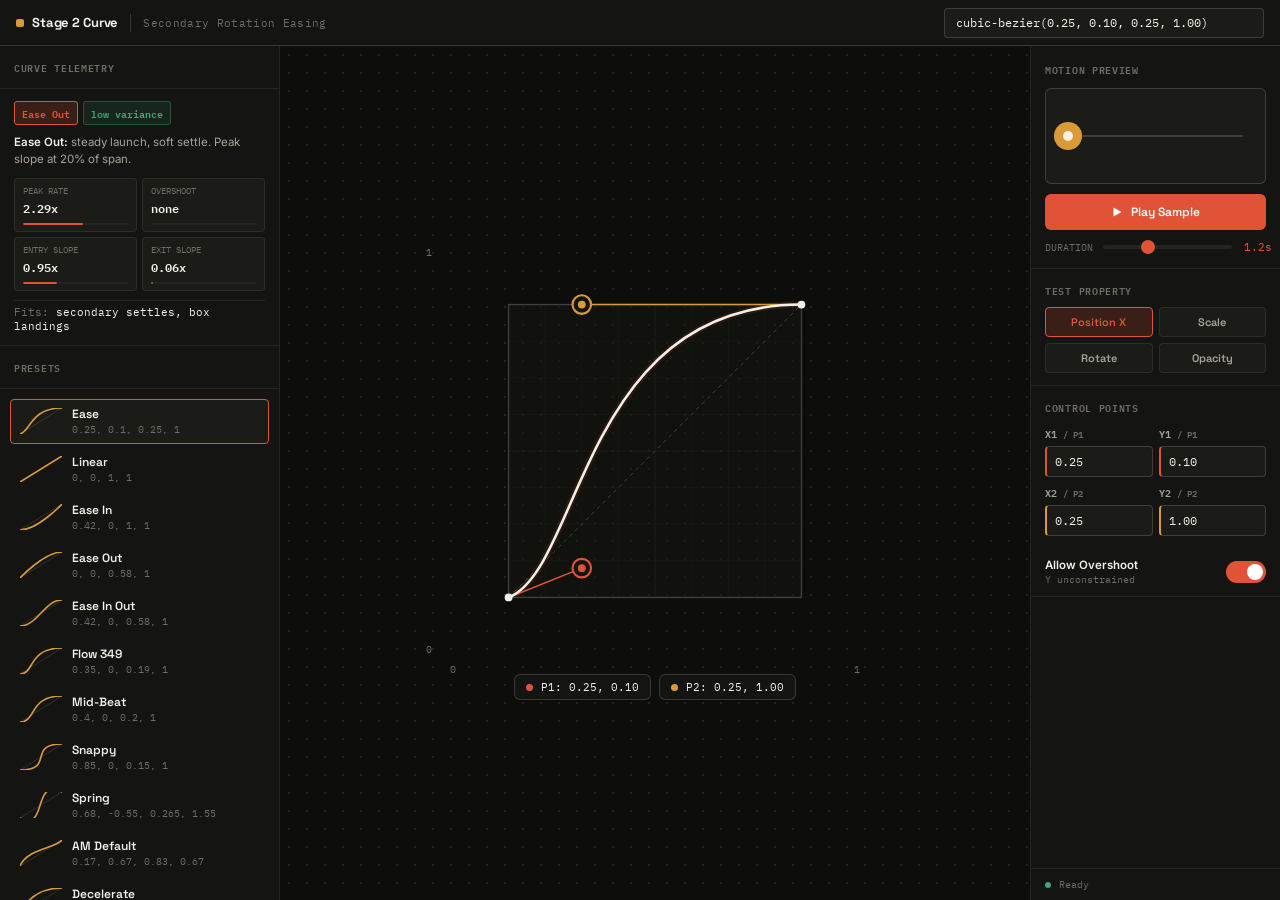
<file: Graph2.html>
<!DOCTYPE html>
<html lang="en" data-theme="dark">
<head>
<meta charset="UTF-8">
<meta name="viewport" content="width=device-width, initial-scale=1.0, viewport-fit=cover">
<title>Flippy v4 · Stage 2 Bezier Curve Editor</title>
<link rel="preconnect" href="https://fonts.googleapis.com">
<link rel="preconnect" href="https://fonts.gstatic.com" crossorigin>
<link href="https://fonts.googleapis.com/css2?family=Space+Grotesk:wght@500;600;700&family=Inter:wght@400;500;600&family=IBM+Plex+Mono:wght@400;500;600&display=swap" rel="stylesheet">
<script>
  (function () {
    try {
      var saved = localStorage.getItem('flippy_v4_theme');
      if (saved === 'light' || saved === 'dark') {
        document.documentElement.setAttribute('data-theme', saved);
      }
    } catch (e) {}
  })();
</script>
<style>
*,*::before,*::after{box-sizing:border-box;margin:0;padding:0}

:root {
  --bg: #0d0d0c;
  --surface-1: #141412;
  --surface-2: #1b1b18;
  --surface-3: #242420;
  --border: rgba(244, 240, 232, 0.08);
  --border-bright: rgba(244, 240, 232, 0.16);
  --text-1: #f3f0e8;
  --text-2: #a8a399;
  --text-3: #706c63;
  --accent-a: #e05336;
  --accent-b: #d99b38;
  --accent-sage: #3fa676;
  --accent-glow-a: rgba(224, 83, 54, 0.18);
  --accent-glow-b: rgba(217, 155, 56, 0.18);
  --curve: #f3f0e8;
  --curve-shadow: rgba(224, 83, 54, 0.12);
  --grid: rgba(244, 240, 232, 0.05);
  --grid-bright: rgba(244, 240, 232, 0.10);
  --node: #f3f0e8;
  --thumb-diag: rgba(244, 240, 232, 0.12);
  --radius: 10px;
  --radius-sm: 6px;
  --radius-xs: 4px;
  --font-display: 'Space Grotesk', -apple-system, BlinkMacSystemFont, sans-serif;
  --font-sans: 'Inter', -apple-system, BlinkMacSystemFont, sans-serif;
  --font-mono: 'IBM Plex Mono', ui-monospace, SFMono-Regular, monospace;
}

html[data-theme="light"] {
  --bg: #f2eee5;
  --surface-1: #faf7f0;
  --surface-2: #f0ece2;
  --surface-3: #e4dfd3;
  --border: rgba(28, 26, 23, 0.09);
  --border-bright: rgba(28, 26, 23, 0.18);
  --text-1: #1a1917;
  --text-2: #57534c;
  --text-3: #827d73;
  --accent-a: #d14324;
  --accent-b: #a66f14;
  --accent-sage: #247a52;
  --accent-glow-a: rgba(209, 67, 36, 0.14);
  --accent-glow-b: rgba(166, 111, 20, 0.14);
  --curve: #1a1917;
  --curve-shadow: rgba(209, 67, 36, 0.10);
  --grid: rgba(28, 26, 23, 0.05);
  --grid-bright: rgba(28, 26, 23, 0.11);
  --node: #1a1917;
  --thumb-diag: rgba(28, 26, 23, 0.14);
}

html,body {
  height:100%;
  background:var(--bg);
  color:var(--text-1);
  font-family:var(--font-sans);
  overflow:hidden;
  -webkit-font-smoothing:antialiased;
}

body {
  display:grid;
  grid-template-rows:46px 1fr;
  grid-template-columns:1fr;
}

.topbar {
  grid-row:1;
  display:flex;
  align-items:center;
  padding:0 16px;
  border-bottom:1px solid var(--border-bright);
  gap:12px;
  background:var(--surface-1);
  position:relative;
  z-index:10;
}

.logo {
  display:flex;
  align-items:center;
  gap:8px;
  font-family:var(--font-display);
  font-size:13px;
  font-weight:700;
  letter-spacing:-0.01em;
  color:var(--text-1);
}

.logo-dot {
  width:8px;height:8px;
  border-radius:2px;
  background:var(--accent-b);
}

.divider-v {
  width:1px;height:18px;
  background:var(--border-bright);
}

.topbar-label {
  font-size:11px;
  color:var(--text-3);
  font-family:var(--font-mono);
  letter-spacing:0.03em;
}

.topbar-spacer { flex:1 }

.topbar-code {
  font-family:var(--font-mono);
  font-size:11.5px;
  font-variant-numeric:tabular-nums;
  color:var(--text-1);
  background:var(--surface-2);
  border:1px solid var(--border-bright);
  padding:5px 11px;
  border-radius:var(--radius-xs);
  cursor:pointer;
  transition:border-color 0.15s, background-color 0.15s;
  display:flex;
  align-items:center;
  gap:8px;
}
.topbar-code:hover{background:var(--surface-3);border-color:var(--accent-a)}
.topbar-code .copy-flash{color:var(--accent-sage);font-size:10px;font-weight:600;opacity:0;transition:opacity 0.2s}
.topbar-code .copy-flash.show{opacity:1}

.workspace {
  grid-row:2;
  display:grid;
  grid-template-columns:280px 1fr 250px;
  min-height:0;
  overflow:hidden;
}

.sidebar-left {
  background:var(--surface-1);
  border-right:1px solid var(--border);
  display:flex;
  flex-direction:column;
  min-height:0;
  overflow:hidden;
}

.sidebar-section {
  flex-shrink:0;
  padding:12px 14px;
  border-bottom:1px solid var(--border);
}

.sidebar-section-label {
  font-family:var(--font-mono);
  font-size:10px;
  font-weight:600;
  color:var(--text-3);
  letter-spacing:0.07em;
  text-transform:uppercase;
}

.preset-item {
  flex-shrink:0;
  display:flex;
  align-items:center;
  gap:10px;
  padding:7px 9px;
  border-radius:var(--radius-xs);
  cursor:pointer;
  transition:background-color 0.12s, border-color 0.12s;
  border:1px solid transparent;
  position:relative;
}

.preset-item:hover{background:var(--surface-2)}

.preset-item.active {
  background:var(--surface-2);
  border-color:var(--accent-a);
}

.preset-thumb {
  width:42px;height:26px;
  flex-shrink:0;
}

.preset-thumb svg{width:100%;height:100%}

.preset-info { flex:1;min-width:0 }

.preset-name {
  font-family:var(--font-display);
  font-size:12px;
  font-weight:600;
  color:var(--text-1);
  line-height:1.25;
}

.preset-vals {
  font-family:var(--font-mono);
  font-size:10px;
  color:var(--text-3);
  margin-top:1px;
  font-variant-numeric:tabular-nums;
}

.center-panel {
  display:flex;
  flex-direction:column;
  background:var(--bg);
  position:relative;
  align-items:center;
  justify-content:center;
  min-width:0;
  min-height:0;
  padding:20px;
  overflow:hidden;
  background-image:radial-gradient(var(--grid-bright) 1px, transparent 1px);
  background-size:18px 18px;
}

.graph-wrap {
  position:relative;
  display:flex;
  align-items:center;
  justify-content:center;
  width:min(410px, 100%);
  touch-action:none;
  overscroll-behavior:contain;
}

.graph-canvas {
  display:block;
  width:100%;
  height:auto;
  user-select:none;
  -webkit-user-select:none;
  touch-action:none;
  cursor:crosshair;
}

.axis-label {
  position:absolute;
  font-family:var(--font-mono);
  font-size:10px;
  color:var(--text-3);
}
.axis-label.x0{bottom:-20px;left:0}
.axis-label.x1{bottom:-20px;right:0}
.axis-label.y0{left:-24px;bottom:0}
.axis-label.y1{left:-24px;top:0}

.coord-strip {
  display:flex;
  flex-wrap:wrap;
  justify-content:center;
  gap:8px;
  margin-top:18px;
  max-width:100%;
}

.coord-pill {
  display:flex;
  align-items:center;
  gap:8px;
  padding:5px 11px;
  background:var(--surface-1);
  border:1px solid var(--border-bright);
  border-radius:var(--radius-sm);
  font-family:var(--font-mono);
  font-size:11px;
  font-variant-numeric:tabular-nums;
  color:var(--text-1);
}

.coord-dot {
  width:7px;height:7px;
  border-radius:50%;
  flex-shrink:0;
}

.sidebar-right {
  background:var(--surface-1);
  border-left:1px solid var(--border);
  display:flex;
  flex-direction:column;
  min-height:0;
  overflow-y:auto;
}

.preview-section,
.prop-section,
.inputs-section,
.overshoot-section,
.analysis-panel,
.bottombar {
  flex-shrink:0;
}

.preview-section {
  padding:14px;
  border-bottom:1px solid var(--border);
  display:flex;
  flex-direction:column;
}

.preview-stage {
  background:var(--surface-2);
  border:1px solid var(--border-bright);
  border-radius:var(--radius-sm);
  display:flex;
  align-items:center;
  padding:0 22px;
  min-height:96px;
  position:relative;
  overflow:hidden;
  margin:10px 0;
}

.preview-track {
  width:100%;
  height:2px;
  background:var(--border-bright);
  border-radius:1px;
  position:relative;
}

.preview-ball {
  position:absolute;
  top:50%;
  left:0;
  transform:translate(-50%,-50%);
}

.ball-ring {
  width:28px;height:28px;
  border-radius:50%;
  background:var(--accent-b);
  display:flex;align-items:center;justify-content:center;
}

.ball-inner {
  width:10px;height:10px;
  border-radius:50%;
  background:rgba(255,255,255,0.85);
}

.play-btn {
  width:100%;
  min-height:36px;
  padding:8px;
  background:var(--accent-a);
  border:1px solid transparent;
  border-radius:var(--radius-sm);
  color:#ffffff;
  font-family:var(--font-display);
  font-size:12px;
  font-weight:600;
  cursor:pointer;
  transition:opacity 0.15s;
  display:flex;
  align-items:center;
  justify-content:center;
  gap:8px;
}
.play-btn:hover{opacity:0.92}
.play-btn.playing{background:var(--surface-3);color:var(--text-1);border-color:var(--border-bright)}

.play-icon{width:12px;height:12px;display:block}

.dur-row {
  display:flex;
  align-items:center;
  gap:10px;
  margin-top:10px;
}

.dur-label {
  font-size:10px;
  color:var(--text-3);
  font-family:var(--font-mono);
}

.dur-val {
  font-size:11px;
  font-family:var(--font-mono);
  font-variant-numeric:tabular-nums;
  color:var(--accent-a);
  min-width:30px;
  text-align:right;
}

input[type=range]{
  -webkit-appearance:none;
  appearance:none;
  flex:1;height:4px;
  background:var(--surface-3);
  border-radius:2px;
  outline:none;
  cursor:pointer;
}
input[type=range]::-webkit-slider-thumb{
  -webkit-appearance:none;
  width:14px;height:14px;
  border-radius:50%;
  background:var(--accent-a);
  cursor:pointer;
}

.prop-section {
  padding:12px 14px;
  border-bottom:1px solid var(--border);
}

.prop-chips {
  display:grid;
  grid-template-columns:1fr 1fr;
  gap:6px;
  margin-top:8px;
}

.prop-chip {
  padding:7px 8px;
  background:var(--surface-2);
  border:1px solid var(--border);
  border-radius:var(--radius-xs);
  font-family:var(--font-display);
  font-size:11px;
  font-weight:600;
  color:var(--text-2);
  cursor:pointer;
  text-align:center;
}
.prop-chip:hover{border-color:var(--border-bright);color:var(--text-1)}
.prop-chip.active{background:var(--accent-glow-a);border-color:var(--accent-a);color:var(--accent-a)}

.inputs-section {
  padding:12px 14px;
}

.input-grid {
  display:grid;
  grid-template-columns:1fr 1fr;
  gap:6px;
  margin-top:8px;
}

.param-input-wrap {
  display:flex;
  flex-direction:column;
  gap:4px;
}

.param-label {
  font-size:10px;
  font-family:var(--font-mono);
  font-weight:600;
  color:var(--text-2);
}

.param-label span {
  font-size:9px;
  color:var(--text-3);
}

.param-input {
  background:var(--surface-2);
  border:1px solid var(--border-bright);
  border-radius:var(--radius-xs);
  padding:7px 8px;
  font-family:var(--font-mono);
  font-size:12px;
  font-variant-numeric:tabular-nums;
  color:var(--text-1);
  width:100%;
  outline:none;
}
.param-input:focus{border-color:var(--accent-a)}
.param-input.p1{border-left:2px solid var(--accent-a)}
.param-input.p2{border-left:2px solid var(--accent-b)}

/* SVG Graph Styles */
.grid-line-minor{stroke:var(--grid);stroke-width:1}
.grid-line-major{stroke:var(--grid-bright);stroke-width:1}
.bound-rect{fill:var(--surface-1);fill-opacity:0.55;stroke:var(--border-bright);stroke-width:1.5}
.diagonal{stroke:var(--text-3);stroke-width:1;stroke-dasharray:4 4;opacity:0.5}
.handle-rod{stroke-width:1.6;fill:none}
.rod-a{stroke:var(--accent-a)}
.rod-b{stroke:var(--accent-b)}
.bezier-curve{stroke:var(--curve);stroke-width:2.6;fill:none;stroke-linecap:round;stroke-linejoin:round}
.bezier-shadow{stroke:var(--curve-shadow);stroke-width:7;fill:none;stroke-linecap:round}
.endpoint{fill:var(--node)}
.handle-h{stroke-width:2.2;fill:var(--surface-1);cursor:grab;pointer-events:all;touch-action:none}
.handle-h:active{cursor:grabbing}
.ha{stroke:var(--accent-a)}
.hb{stroke:var(--accent-b)}
.handle-core-a{fill:var(--accent-a);pointer-events:none}
.handle-core-b{fill:var(--accent-b);pointer-events:none}
.handle-hit{fill:rgba(0,0,0,0);stroke:transparent;cursor:grab;pointer-events:all;touch-action:none}
.handle-hit:active{cursor:grabbing}

.analysis-panel {
  padding:12px 14px;
  border-bottom:1px solid var(--border);
  display:flex;
  flex-direction:column;
  gap:9px;
}

.analysis-summary {
  font-size:11.5px;
  color:var(--text-2);
  line-height:1.5;
}

.analysis-summary strong {
  color:var(--text-1);
  font-weight:600;
}

.analysis-tags {
  display:flex;
  flex-wrap:wrap;
  gap:5px;
}

.atag {
  font-size:9.5px;
  font-family:var(--font-mono);
  padding:2px 7px;
  border-radius:3px;
  border:1px solid transparent;
  font-weight:600;
}

.atag-pattern  { background:var(--accent-glow-a); border-color:var(--accent-a); color:var(--accent-a); }
.atag-overshoot{ background:var(--accent-glow-b); border-color:var(--accent-b); color:var(--accent-b); }
.atag-velocity { background:var(--surface-2); border-color:var(--border-bright); color:var(--text-1); }
.atag-smooth   { background:rgba(63,166,118,0.12); border-color:rgba(63,166,118,0.35); color:var(--accent-sage); }
.atag-neutral  { background:var(--surface-2); border-color:var(--border); color:var(--text-2); }

.analysis-metrics {
  display:grid;
  grid-template-columns:1fr 1fr;
  gap:5px;
}

.ametric {
  background:var(--surface-2);
  border:1px solid var(--border);
  border-radius:var(--radius-xs);
  padding:6px 8px;
  display:flex;
  flex-direction:column;
  gap:2px;
}

.ametric-label {
  font-size:9px;
  font-family:var(--font-mono);
  color:var(--text-3);
  text-transform:uppercase;
}

.ametric-val {
  font-size:12px;
  font-family:var(--font-mono);
  font-variant-numeric:tabular-nums;
  color:var(--text-1);
  font-weight:600;
}

.ametric-bar {
  height:2px;
  background:var(--surface-3);
  border-radius:1px;
  margin-top:3px;
  overflow:hidden;
}

.ametric-fill {
  height:100%;
  border-radius:1px;
  background:var(--accent-a);
  transition:width 0.2s ease;
}

.use-case {
  font-size:10.5px;
  color:var(--text-3);
  font-family:var(--font-mono);
  padding-top:4px;
  border-top:1px solid var(--border);
}

.use-case span { color:var(--text-1) }

.presets-scroll{overflow-y:auto;flex:1;padding:10px;display:flex;flex-direction:column;gap:3px}
.presets-scroll::-webkit-scrollbar{width:5px}
.presets-scroll::-webkit-scrollbar-thumb{background:var(--border-bright);border-radius:3px}

.overshoot-section {
  padding:10px 14px;
  border-bottom:1px solid var(--border);
}

.toggle-row {
  display:flex;
  align-items:center;
  justify-content:space-between;
  gap:10px;
}

.toggle-info {
  display:flex;
  flex-direction:column;
  gap:1px;
}

.toggle-title {
  font-size:11.5px;
  font-weight:600;
  color:var(--text-1);
}

.toggle-sub {
  font-size:10px;
  font-family:var(--font-mono);
  color:var(--text-3);
}

.toggle-btn {
  width:40px;
  height:22px;
  border-radius:11px;
  border:1px solid var(--border-bright);
  background:var(--surface-3);
  cursor:pointer;
  position:relative;
  transition:background 0.18s;
  flex-shrink:0;
}

.toggle-btn.on {
  background:var(--accent-a);
  border-color:transparent;
}

.toggle-thumb {
  position:absolute;
  top:2px;left:2px;
  width:16px;height:16px;
  border-radius:50%;
  background:#ffffff;
  transition:transform 0.18s ease;
  pointer-events:none;
}

.toggle-btn.on .toggle-thumb {
  transform:translateX(18px);
}

.bottombar{
  margin-top:auto;
  padding:9px 14px;
  border-top:1px solid var(--border);
  display:flex;
  align-items:center;
  gap:8px;
  background:var(--surface-1);
}

.status-dot{width:6px;height:6px;border-radius:50%;background:var(--accent-sage);flex-shrink:0}
.status-text{font-size:10px;font-family:var(--font-mono);color:var(--text-3)}
.recording .status-dot{background:var(--accent-a)}

@media (max-width: 980px) {
  html,body {
    height:auto;
    min-height:100%;
    overflow:auto;
  }

  body {
    display:block;
    min-height:100dvh;
  }

  .topbar {
    position:sticky;
    top:0;
    min-height:46px;
  }

  .workspace {
    display:flex;
    flex-direction:column;
    overflow:visible;
  }

  .center-panel {
    order:1;
    padding:16px 14px 22px;
  }

  .sidebar-right {
    order:2;
    border-left:0;
    border-top:1px solid var(--border);
    overflow:visible;
  }

  .sidebar-left {
    order:3;
    border-right:0;
    border-top:1px solid var(--border);
    overflow:visible;
  }

  .presets-scroll {
    display:grid;
    grid-template-columns:repeat(auto-fill, minmax(155px, 1fr));
    gap:6px;
    max-height:none;
  }
}

@media (max-width: 860px) {
  .param-input {
    font-size:16px !important;
    height:40px;
  }
  .play-btn {
    min-height:42px;
  }
  .prop-chip {
    min-height:38px;
    display:flex;
    align-items:center;
    justify-content:center;
  }
  input[type=range]::-webkit-slider-thumb {
    width:20px;
    height:20px;
  }
}

@media (max-width: 560px) {
  .topbar {
    flex-wrap:wrap;
    padding:8px 12px;
    gap:6px;
  }
  .divider-v,
  .topbar-label {
    display:none;
  }
  .topbar-code {
    width:100%;
    justify-content:space-between;
  }
}
</style>
</head>
<body>

<header class="topbar">
  <div class="logo">
    <span class="logo-dot"></span>
    Stage 2 Curve
  </div>
  <div class="divider-v"></div>
  <span class="topbar-label">Secondary Rotation Easing</span>
  <div class="topbar-spacer"></div>
  <button class="topbar-code" id="topbar-copy" type="button" title="Copy cubic-bezier value">
    <span id="topbar-code-text">cubic-bezier(0.25, 0.10, 0.25, 1.00)</span>
    <span class="copy-flash" id="copy-flash">Copied</span>
  </button>
</header>

<div class="workspace">

  <aside class="sidebar-left">
    <div class="sidebar-section">
      <div class="sidebar-section-label">Curve Telemetry</div>
    </div>

    <div class="analysis-panel" id="analysis-panel">
      <div class="analysis-tags" id="analysis-tags"></div>
      <div class="analysis-summary" id="analysis-summary">Sampling curve...</div>
      <div class="analysis-metrics">
        <div class="ametric">
          <div class="ametric-label">Peak Rate</div>
          <div class="ametric-val" id="m-velocity">0.00x</div>
          <div class="ametric-bar"><div class="ametric-fill" id="m-velocity-bar" style="width:0%"></div></div>
        </div>
        <div class="ametric">
          <div class="ametric-label">Overshoot</div>
          <div class="ametric-val" id="m-overshoot">none</div>
          <div class="ametric-bar"><div class="ametric-fill" id="m-overshoot-bar" style="width:0%"></div></div>
        </div>
        <div class="ametric">
          <div class="ametric-label">Entry Slope</div>
          <div class="ametric-val" id="m-start">0.00x</div>
          <div class="ametric-bar"><div class="ametric-fill" id="m-start-bar" style="width:0%"></div></div>
        </div>
        <div class="ametric">
          <div class="ametric-label">Exit Slope</div>
          <div class="ametric-val" id="m-end">0.00x</div>
          <div class="ametric-bar"><div class="ametric-fill" id="m-end-bar" style="width:0%"></div></div>
        </div>
      </div>
      <div class="use-case" id="use-case"></div>
    </div>

    <div class="sidebar-section">
      <div class="sidebar-section-label">Presets</div>
    </div>
    <div class="presets-scroll" id="presets-list"></div>
  </aside>

  <main class="center-panel">
    <div class="graph-wrap" id="graph-wrap">
      <svg id="svg-graph" class="graph-canvas" width="360" height="360" viewBox="-60 -60 420 420">
        <g id="grid-minor"></g>
        <g id="grid-major"></g>
        <rect x="0" y="0" width="300" height="300" class="bound-rect"/>
        <line x1="0" y1="300" x2="300" y2="0" class="diagonal" id="diag"/>
        <line id="rod-a" class="handle-rod rod-a" x1="0" y1="300" x2="75" y2="270"/>
        <line id="rod-b" class="handle-rod rod-b" x1="300" y1="0" x2="75" y2="0"/>
        <path id="curve-shadow" class="bezier-shadow"/>
        <path id="curve" class="bezier-curve"/>
        <circle cx="0" cy="300" r="4" class="endpoint"/>
        <circle cx="300" cy="0" r="4" class="endpoint"/>

        <!-- P1 Handle (Vermilion) -->
        <circle id="ha-hit" class="handle-hit" cx="75" cy="270" r="30"/>
        <circle id="ha" class="handle-h ha" cx="75" cy="270" r="9.5"/>
        <circle id="ha-core" class="handle-core-a" cx="75" cy="270" r="4"/>

        <!-- P2 Handle (Brass) -->
        <circle id="hb-hit" class="handle-hit" cx="75" cy="0" r="30"/>
        <circle id="hb" class="handle-h hb" cx="75" cy="0" r="9.5"/>
        <circle id="hb-core" class="handle-core-b" cx="75" cy="0" r="4"/>
      </svg>

      <span class="axis-label x0">0</span>
      <span class="axis-label x1">1</span>
      <span class="axis-label y0">0</span>
      <span class="axis-label y1">1</span>
    </div>

    <div class="coord-strip">
      <div class="coord-pill" id="pill-a">
        <span class="coord-dot" style="background:var(--accent-a)"></span>
        <span id="pill-a-text">P1: 0.25, 0.10</span>
      </div>
      <div class="coord-pill" id="pill-b">
        <span class="coord-dot" style="background:var(--accent-b)"></span>
        <span id="pill-b-text">P2: 0.25, 1.00</span>
      </div>
    </div>
  </main>

  <aside class="sidebar-right">
    <div class="preview-section">
      <div class="sidebar-section-label">Motion Preview</div>
      <div class="preview-stage">
        <div class="preview-track" id="preview-track">
          <div class="preview-ball" id="preview-ball" style="left:0%">
            <div class="ball-ring">
              <div class="ball-inner"></div>
            </div>
          </div>
        </div>
      </div>

      <button class="play-btn" id="play-btn" type="button">
        <svg class="play-icon" viewBox="0 0 12 12" fill="none">
          <path d="M2.5 1.5L10.5 6L2.5 10.5V1.5Z" fill="currentColor"/>
        </svg>
        Play Sample
      </button>

      <div class="dur-row">
        <span class="dur-label">DURATION</span>
        <input type="range" id="duration" min="0.3" max="3" step="0.1" value="1.2">
        <span class="dur-val" id="dur-display">1.2s</span>
      </div>
    </div>

    <div class="prop-section">
      <div class="sidebar-section-label">Test Property</div>
      <div class="prop-chips" id="prop-chips">
        <button class="prop-chip active" data-prop="x" type="button">Position X</button>
        <button class="prop-chip" data-prop="scale" type="button">Scale</button>
        <button class="prop-chip" data-prop="rotate" type="button">Rotate</button>
        <button class="prop-chip" data-prop="opacity" type="button">Opacity</button>
      </div>
    </div>

    <div class="inputs-section">
      <div class="sidebar-section-label">Control Points</div>
      <div class="input-grid">
        <div class="param-input-wrap">
          <div class="param-label">X1 <span>/ P1</span></div>
          <input type="number" class="param-input p1" id="inp-x1" min="0" max="1" step="0.01" value="0.25">
        </div>
        <div class="param-input-wrap">
          <div class="param-label">Y1 <span>/ P1</span></div>
          <input type="number" class="param-input p1" id="inp-y1" step="0.01" value="0.10">
        </div>
        <div class="param-input-wrap">
          <div class="param-label">X2 <span>/ P2</span></div>
          <input type="number" class="param-input p2" id="inp-x2" min="0" max="1" step="0.01" value="0.25">
        </div>
        <div class="param-input-wrap">
          <div class="param-label">Y2 <span>/ P2</span></div>
          <input type="number" class="param-input p2" id="inp-y2" step="0.01" value="1.00">
        </div>
      </div>
    </div>

    <div class="overshoot-section">
      <div class="toggle-row">
        <div class="toggle-info">
          <div class="toggle-title">Allow Overshoot</div>
          <div class="toggle-sub" id="overshoot-sub">Y unconstrained</div>
        </div>
        <button class="toggle-btn on" id="overshoot-toggle" type="button" title="Toggle Y-axis overshoot">
          <div class="toggle-thumb"></div>
        </button>
      </div>
    </div>

    <div class="bottombar" id="bottombar">
      <div class="status-dot" id="status-dot"></div>
      <span class="status-text" id="status-text">Ready</span>
    </div>
  </aside>
</div>

<script>
const PRESETS = [
  {name:'Ease',vals:[.25,.1,.25,1]},
  {name:'Linear',vals:[0,0,1,1]},
  {name:'Ease In',vals:[.42,0,1,1]},
  {name:'Ease Out',vals:[0,0,.58,1]},
  {name:'Ease In Out',vals:[.42,0,.58,1]},
  {name:'Flow 349',vals:[.35,0,.19,1]},
  {name:'Mid-Beat',vals:[.4,0,.2,1]},
  {name:'Snappy',vals:[.85,0,.15,1]},
  {name:'Spring',vals:[.68,-.55,.265,1.55]},
  {name:'AM Default',vals:[.17,.67,.83,.67]},
  {name:'Decelerate',vals:[0,0,.2,1]},
  {name:'Overshoot',vals:[.34,1.56,.64,1]},
];

const G = 300;
let x1=.25,y1=.10,x2=.25,y2=1;
let dragging=null;
let activeProp='x';
let allowOvershoot=true;
let duration=1.2;
let animPlaying=false;
let animId=null;

const svg = document.getElementById('svg-graph');
const ha = document.getElementById('ha'), haC = document.getElementById('ha-core');
const hb = document.getElementById('hb'), hbC = document.getElementById('hb-core');
const haHit = document.getElementById('ha-hit'), hbHit = document.getElementById('hb-hit');
const rodA = document.getElementById('rod-a'), rodB = document.getElementById('rod-b');
const curvePath = document.getElementById('curve'), curveShadow = document.getElementById('curve-shadow');
const pillAT = document.getElementById('pill-a-text'), pillBT = document.getElementById('pill-b-text');
const topCode = document.getElementById('topbar-code-text');
const copyFlash = document.getElementById('copy-flash');
const inpX1=document.getElementById('inp-x1'),inpY1=document.getElementById('inp-y1');
const inpX2=document.getElementById('inp-x2'),inpY2=document.getElementById('inp-y2');
const ball = document.getElementById('preview-ball');
const playBtn = document.getElementById('play-btn');
const durationInput = document.getElementById('duration');
const durDisplay = document.getElementById('dur-display');
const statusText = document.getElementById('status-text');

function buildGrid(){
  const minor = document.getElementById('grid-minor');
  const major = document.getElementById('grid-major');
  for(let i=0;i<=4;i++){
    const v = i*75;
    const lv = document.createElementNS('http://www.w3.org/2000/svg','line');
    lv.setAttribute('x1',v);lv.setAttribute('y1',0);lv.setAttribute('x2',v);lv.setAttribute('y2',300);
    lv.setAttribute('class',i%2===0?'grid-line-major':'grid-line-minor');
    major.appendChild(lv);
    const lh = document.createElementNS('http://www.w3.org/2000/svg','line');
    lh.setAttribute('x1',0);lh.setAttribute('y1',v);lh.setAttribute('x2',300);lh.setAttribute('y2',v);
    lh.setAttribute('class',i%2===0?'grid-line-major':'grid-line-minor');
    major.appendChild(lh);
  }
  for(let i=1;i<8;i++){
    if(i%2===0)continue;
    const v=i*300/8;
    const lv=document.createElementNS('http://www.w3.org/2000/svg','line');
    lv.setAttribute('x1',v);lv.setAttribute('y1',0);lv.setAttribute('x2',v);lv.setAttribute('y2',300);
    lv.setAttribute('class','grid-line-minor');
    minor.appendChild(lv);
    const lh=document.createElementNS('http://www.w3.org/2000/svg','line');
    lh.setAttribute('x1',0);lh.setAttribute('y1',v);lh.setAttribute('x2',300);lh.setAttribute('y2',v);
    lh.setAttribute('class','grid-line-minor');
    minor.appendChild(lh);
  }
}

function toSVG(nx,ny){
  return {x: nx*G, y: G - ny*G};
}

function updateGraph(notifyParent = true){
  const a = toSVG(x1,y1);
  const b = toSVG(x2,y2);

  ha.setAttribute('cx',a.x); ha.setAttribute('cy',a.y);
  haC.setAttribute('cx',a.x); haC.setAttribute('cy',a.y);
  haHit.setAttribute('cx',a.x); haHit.setAttribute('cy',a.y);
  hb.setAttribute('cx',b.x); hb.setAttribute('cy',b.y);
  hbC.setAttribute('cx',b.x); hbC.setAttribute('cy',b.y);
  hbHit.setAttribute('cx',b.x); hbHit.setAttribute('cy',b.y);

  rodA.setAttribute('x2',a.x); rodA.setAttribute('y2',a.y);
  rodB.setAttribute('x2',b.x); rodB.setAttribute('y2',b.y);

  const d = `M 0 ${G} C ${a.x} ${a.y}, ${b.x} ${b.y}, ${G} 0`;
  curvePath.setAttribute('d',d);
  curveShadow.setAttribute('d',d);

  const bx1=x1.toFixed(2),by1=y1.toFixed(2),bx2=x2.toFixed(2),by2=y2.toFixed(2);
  pillAT.textContent = `P1: ${bx1}, ${by1}`;
  pillBT.textContent = `P2: ${bx2}, ${by2}`;
  topCode.textContent = `cubic-bezier(${bx1}, ${by1}, ${bx2}, ${by2})`;

  if (document.activeElement !== inpX1) inpX1.value=bx1;
  if (document.activeElement !== inpY1) inpY1.value=by1;
  if (document.activeElement !== inpX2) inpX2.value=bx2;
  if (document.activeElement !== inpY2) inpY2.value=by2;

  updatePresetHighlight();
  analyzeCurve();

  if (notifyParent && window.parent !== window) {
    window.parent.postMessage({
      type: 'BEZIER_UPDATE',
      x1: x1, y1: y1, x2: x2, y2: y2
    }, '*');
  }
}

function updatePresetHighlight(){
  const bx1=x1.toFixed(2),by1=y1.toFixed(2),bx2=x2.toFixed(2),by2=y2.toFixed(2);
  document.querySelectorAll('.preset-item').forEach(el=>{
    const v=el.dataset.vals.split(',');
    if(parseFloat(v[0]).toFixed(2)===bx1 && parseFloat(v[1]).toFixed(2)===by1 &&
       parseFloat(v[2]).toFixed(2)===bx2 && parseFloat(v[3]).toFixed(2)===by2){
      el.classList.add('active');
    } else {
      el.classList.remove('active');
    }
  });
}

function makeThumbnailPath(px1,py1,px2,py2){
  const W=42,H=26;
  const ax=px1*W, ay=H-py1*H;
  const bx=px2*W, by=H-py2*H;
  return `M0,${H} C${ax},${ay} ${bx},${by} ${W},0`;
}

function buildPresets(){
  const list = document.getElementById('presets-list');
  PRESETS.forEach(p=>{
    const [v1,v2,v3,v4]=p.vals;
    const el=document.createElement('div');
    el.className='preset-item';
    el.dataset.vals=p.vals.join(',');
    el.innerHTML=`
      <div class="preset-thumb">
        <svg viewBox="0 0 42 26" fill="none" xmlns="http://www.w3.org/2000/svg">
          <path d="M0,26 L42,0" stroke="var(--thumb-diag)" stroke-width="1"/>
          <path d="${makeThumbnailPath(v1,v2,v3,v4)}" stroke="var(--accent-b)" stroke-width="1.6" fill="none" stroke-linecap="round"/>
        </svg>
      </div>
      <div class="preset-info">
        <div class="preset-name">${p.name}</div>
        <div class="preset-vals">${v1}, ${v2}, ${v3}, ${v4}</div>
      </div>
    `;
    el.addEventListener('click',()=>{
      x1=v1;y1=v2;x2=v3;y2=v4;
      updateGraph(true);
    });
    list.appendChild(el);
  });
}

function getSVGPoint(e){
  const pt = svg.createSVGPoint();
  const src = e.touches && e.touches[0] ? e.touches[0] : (e.changedTouches && e.changedTouches[0] ? e.changedTouches[0] : e);
  pt.x=src.clientX; pt.y=src.clientY;
  const matrix = svg.getScreenCTM();
  return matrix ? pt.matrixTransform(matrix.inverse()) : {x:0,y:G};
}

function startDrag(e, which){
  e.preventDefault();
  e.stopPropagation();
  dragging = which;
  setStatus('Dragging ' + (which === 'a' ? 'P1' : 'P2'));

  if (e.pointerId !== undefined && e.currentTarget && e.currentTarget.setPointerCapture) {
    try { e.currentTarget.setPointerCapture(e.pointerId); } catch (err) {}
  }

  const move = (ev) => {
    if (!dragging) return;
    ev.preventDefault();
    const pt = getSVGPoint(ev);
    const nx = Math.max(0, Math.min(1, pt.x / G));
    const ny = (G - pt.y) / G;
    if (dragging === 'a') { x1 = nx; y1 = clampY(ny); }
    else { x2 = nx; y2 = clampY(ny); }
    updateGraph(true);
  };

  const up = (ev) => {
    if (ev) ev.preventDefault();
    dragging = null;
    setStatus('Ready');
    window.removeEventListener('pointermove', move);
    window.removeEventListener('pointerup', up);
    window.removeEventListener('pointercancel', up);
    window.removeEventListener('mousemove', move);
    window.removeEventListener('mouseup', up);
    window.removeEventListener('touchmove', move);
    window.removeEventListener('touchend', up);
    window.removeEventListener('touchcancel', up);
  };

  if (e.type === 'pointerdown') {
    window.addEventListener('pointermove', move, { passive: false });
    window.addEventListener('pointerup', up);
    window.addEventListener('pointercancel', up);
  } else if (e.type === 'touchstart') {
    window.addEventListener('touchmove', move, { passive: false });
    window.addEventListener('touchend', up);
    window.addEventListener('touchcancel', up);
  } else {
    window.addEventListener('mousemove', move);
    window.addEventListener('mouseup', up);
  }
}

[
  [ha, 'a'], [haHit, 'a'],
  [hb, 'b'], [hbHit, 'b']
].forEach(([target, which]) => {
  if (window.PointerEvent) {
    target.addEventListener('pointerdown', e => startDrag(e, which), { passive: false });
  } else {
    target.addEventListener('mousedown', e => startDrag(e, which));
    target.addEventListener('touchstart', e => startDrag(e, which), { passive: false });
  }
});

function syncFromInputs(){
  const v1=parseFloat(inpX1.value);
  const v2=parseFloat(inpY1.value);
  const v3=parseFloat(inpX2.value);
  const v4=parseFloat(inpY2.value);
  if (!isNaN(v1)) x1=Math.max(0,Math.min(1,v1));
  if (!isNaN(v2)) y1=clampY(v2);
  if (!isNaN(v3)) x2=Math.max(0,Math.min(1,v3));
  if (!isNaN(v4)) y2=clampY(v4);
  updateGraph(true);
}
[inpX1,inpY1,inpX2,inpY2].forEach(inp=>{
  inp.addEventListener('input',syncFromInputs);
  inp.addEventListener('blur',()=>{
    const parsed = parseFloat(inp.value);
    inp.value = isNaN(parsed) ? '0.00' : parsed.toFixed(2);
    syncFromInputs();
  });
});

document.getElementById('topbar-copy').addEventListener('click',()=>{
  const text = topCode.textContent;
  if (navigator.clipboard && navigator.clipboard.writeText) {
    navigator.clipboard.writeText(text).then(()=>{
      copyFlash.classList.add('show');
      setTimeout(()=>copyFlash.classList.remove('show'),1800);
    });
  }
});

document.getElementById('prop-chips').addEventListener('click',e=>{
  const chip=e.target.closest('.prop-chip');
  if(!chip)return;
  document.querySelectorAll('.prop-chip').forEach(c=>c.classList.remove('active'));
  chip.classList.add('active');
  activeProp=chip.dataset.prop;
  stopAnim();
  resetBall();
});

durationInput.addEventListener('input',()=>{
  duration=parseFloat(durationInput.value);
  durDisplay.textContent=duration.toFixed(1)+'s';
});

function bezierY(t){
  const cx=3*x1, bx=3*(x2-x1)-cx, ax=1-cx-bx;
  const cy=3*y1, by=3*(y2-y1)-cy, ay=1-cy-by;
  function sampleX(u){return ((ax*u+bx)*u+cx)*u;}
  function sampleY(u){return ((ay*u+by)*u+cy)*u;}
  function derivX(u){return (3*ax*u+2*bx)*u+cx;}
  let u=t;
  for(let i=0;i<8;i++){
    const xErr=sampleX(u)-t;
    if(Math.abs(xErr)<1e-6)break;
    const d=derivX(u);
    if(Math.abs(d)<1e-6)break;
    u-=xErr/d;
  }
  return sampleY(Math.max(0,Math.min(1,u)));
}

function playAnim(){
  if(animPlaying)stopAnim();
  animPlaying=true;
  playBtn.textContent='Stop';
  playBtn.classList.add('playing');
  setStatus('Playing');
  document.getElementById('bottombar').classList.add('recording');

  const startTime=performance.now();
  const dur=duration*1000;

  function frame(now){
    const elapsed=now-startTime;
    const t=Math.min(1,elapsed/dur);
    applyToPreview(bezierY(t));

    if(t<1){
      animId=requestAnimationFrame(frame);
    } else {
      animPlaying=false;
      playBtn.innerHTML=`<svg class="play-icon" viewBox="0 0 12 12" fill="none"><path d="M2.5 1.5L10.5 6L2.5 10.5V1.5Z" fill="currentColor"/></svg> Play Sample`;
      playBtn.classList.remove('playing');
      setStatus('Ready');
      document.getElementById('bottombar').classList.remove('recording');
      setTimeout(()=>resetBall(),500);
    }
  }
  animId=requestAnimationFrame(frame);
}

function stopAnim(){
  if(animId)cancelAnimationFrame(animId);
  animPlaying=false;
  playBtn.innerHTML=`<svg class="play-icon" viewBox="0 0 12 12" fill="none"><path d="M2.5 1.5L10.5 6L2.5 10.5V1.5Z" fill="currentColor"/></svg> Play Sample`;
  playBtn.classList.remove('playing');
  setStatus('Ready');
  document.getElementById('bottombar').classList.remove('recording');
}

function resetBall(){
  ball.style.transition='none';
  applyToPreview(0);
}

function applyToPreview(eased){
  const clamped=Math.max(-0.2,Math.min(1.2,eased));
  if(activeProp==='x'){
    ball.style.left=`${clamped*100}%`;
    ball.style.transform=`translate(-50%, -50%)`;
    ball.style.opacity='1';
    ball.querySelector('.ball-ring').style.transform='scale(1)';
  } else if(activeProp==='scale'){
    const s=0.3+clamped*1.4;
    ball.style.left='50%';
    ball.style.transform=`translate(-50%,-50%) scale(${Math.max(0.01,s)})`;
    ball.style.opacity='1';
  } else if(activeProp==='rotate'){
    const deg=clamped*360;
    ball.style.left='50%';
    ball.style.transform=`translate(-50%,-50%) rotate(${deg}deg)`;
    ball.style.opacity='1';
  } else if(activeProp==='opacity'){
    ball.style.left='50%';
    ball.style.transform='translate(-50%,-50%)';
    ball.style.opacity=`${1-clamped}`;
  }
}

playBtn.addEventListener('click',()=>{
  if(animPlaying){stopAnim();resetBall();}
  else playAnim();
});

function setStatus(s){
  statusText.textContent=s;
}

function sampleCurveY(steps){
  const cx=3*x1, bx=3*(x2-x1)-cx, ax=1-cx-bx;
  const cy=3*y1, by=3*(y2-y1)-cy, ay=1-cy-by;
  function sX(u){return ((ax*u+bx)*u+cx)*u;}
  function sY(u){return ((ay*u+by)*u+cy)*u;}
  function dX(u){return (3*ax*u+2*bx)*u+cx;}
  const pts=[];
  for(let i=0;i<=steps;i++){
    const t=i/steps;
    let u=t;
    for(let j=0;j<8;j++){const e=sX(u)-t;if(Math.abs(e)<1e-6)break;const d=dX(u);if(Math.abs(d)<1e-9)break;u-=e/d;}
    u=Math.max(0,Math.min(1,u));
    pts.push({t,y:sY(u)});
  }
  return pts;
}

function analyzeCurve(){
  const N=60;
  const pts=sampleCurveY(N);
  const vels=[];
  for(let i=1;i<pts.length;i++) vels.push((pts[i].y-pts[i-1].y)*N);

  const maxVel=Math.max(...vels.map(Math.abs));
  const minY=Math.min(...pts.map(p=>p.y));
  const maxY=Math.max(...pts.map(p=>p.y));
  const overshoot=Math.max(Math.max(0,maxY-1),Math.max(0,-minY));

  const startVel=Math.abs(vels.slice(0,6).reduce((a,b)=>a+b,0)/6);
  const endVel=Math.abs(vels.slice(-6).reduce((a,b)=>a+b,0)/6);

  const absVels=vels.map(Math.abs);
  const peakIdx=absVels.indexOf(Math.max(...absVels));
  const peakPos=peakIdx/vels.length;

  const avgVel=absVels.reduce((a,b)=>a+b,0)/absVels.length;
  const variance=absVels.reduce((a,b)=>a+(b-avgVel)**2,0)/absVels.length;
  const smoothness=Math.max(0,1-variance/4);

  const isLinear=Math.abs(x1-x2)<0.08&&Math.abs(y1-y2)<0.08&&Math.abs(x1-y1)<0.12;
  let pattern,patternTag;
  if(isLinear){pattern='Linear';patternTag='linear';}
  else if(startVel<0.4&&endVel>0.8){pattern='Ease In';patternTag='ease-in';}
  else if(startVel>0.8&&endVel<0.4){pattern='Ease Out';patternTag='ease-out';}
  else if(startVel<0.6&&endVel<0.6&&maxVel>1.3){pattern='Ease In Out';patternTag='ease-in-out';}
  else if(overshoot>0.05){pattern='Spring';patternTag='spring';}
  else if(startVel>1.2&&peakPos<0.25){pattern='Fast Entry';patternTag='fast-start';}
  else if(endVel>1.2&&peakPos>0.75){pattern='Fast Exit';patternTag='fast-end';}
  else{pattern='Custom';patternTag='custom';}

  const startDesc=startVel<0.35?'slow launch':startVel>1.2?'fast launch':'steady launch';
  const endDesc=endVel<0.35?'soft settle':endVel>1.2?'abrupt stop':'gradual stop';
  const overshootDesc=overshoot>0.04?`, ${(overshoot*100).toFixed(0)}% overshoot`:'';
  const summary=`<strong>${pattern}:</strong> ${startDesc}, ${endDesc}${overshootDesc}. Peak slope at ${(peakPos*100).toFixed(0)}% of span.`;

  const tags=[{label:pattern,cls:'atag-pattern'}];
  if(overshoot>0.04) tags.push({label:`+${(overshoot*100).toFixed(0)}% spring`,cls:'atag-overshoot'});
  if(maxVel>2.5) tags.push({label:'steep mid-slope',cls:'atag-velocity'});
  if(smoothness>0.75&&overshoot<=0.04) tags.push({label:'low variance',cls:'atag-smooth'});
  if(isLinear) tags.push({label:'constant rate',cls:'atag-neutral'});

  let useCases=[];
  if(patternTag==='ease-out') useCases=['secondary settles','box landings'];
  else if(patternTag==='ease-in') useCases=['stage 2 exits','whip spins'];
  else if(patternTag==='ease-in-out') useCases=['3D box turns','staggered stages'];
  else if(patternTag==='linear') useCases=['continuous spins','wipes'];
  else if(patternTag==='spring') useCases=['rebound turns','box pops'];
  else if(patternTag==='fast-start') useCases=['beat hits','hard cuts'];
  else if(patternTag==='fast-end') useCases=['whip transitions','drop-ins'];
  else useCases=['secondary box rotation','staggered slices'];

  document.getElementById('analysis-tags').innerHTML=tags.map(t=>`<span class="atag ${t.cls}">${t.label}</span>`).join('');
  document.getElementById('analysis-summary').innerHTML=summary;

  const cap=(v,max)=>Math.min(100,v/max*100).toFixed(0)+'%';
  document.getElementById('m-velocity').textContent=maxVel.toFixed(2)+'x';
  document.getElementById('m-velocity-bar').style.width=cap(maxVel,4);
  document.getElementById('m-overshoot').textContent=overshoot>0.001?(overshoot*100).toFixed(1)+'%':'none';
  document.getElementById('m-overshoot-bar').style.width=cap(overshoot,0.5);
  document.getElementById('m-start').textContent=startVel.toFixed(2)+'x';
  document.getElementById('m-start-bar').style.width=cap(startVel,3);
  document.getElementById('m-end').textContent=endVel.toFixed(2)+'x';
  document.getElementById('m-end-bar').style.width=cap(endVel,3);
  document.getElementById('use-case').innerHTML=`Fits: <span>${useCases[0]}, ${useCases[1]}</span>`;
}

const overshootToggle = document.getElementById('overshoot-toggle');
const overshootSub = document.getElementById('overshoot-sub');

function clampY(v){
  return allowOvershoot ? v : Math.max(0, Math.min(1, v));
}

overshootToggle.addEventListener('click', () => {
  allowOvershoot = !allowOvershoot;
  overshootToggle.classList.toggle('on', allowOvershoot);
  overshootSub.textContent = allowOvershoot ? 'Y unconstrained' : 'Y clamped 0 to 1';
  if (!allowOvershoot) {
    y1 = clampY(y1);
    y2 = clampY(y2);
    updateGraph(true);
  }
});

buildGrid();
buildPresets();
updateGraph(false);
resetBall();

window.addEventListener('message', (event) => {
  if (!event.data) return;
  if (event.data.type === 'SET_THEME') {
    const t = event.data.theme === 'light' ? 'light' : 'dark';
    document.documentElement.setAttribute('data-theme', t);
  } else if (event.data.type === 'SET_BEZIER') {
    if (typeof event.data.x1 === 'number' && !isNaN(event.data.x1)) x1 = event.data.x1;
    if (typeof event.data.y1 === 'number' && !isNaN(event.data.y1)) y1 = event.data.y1;
    if (typeof event.data.x2 === 'number' && !isNaN(event.data.x2)) x2 = event.data.x2;
    if (typeof event.data.y2 === 'number' && !isNaN(event.data.y2)) y2 = event.data.y2;
    updateGraph(false);
  }
});
</script>
</body>
</html>
</file>
